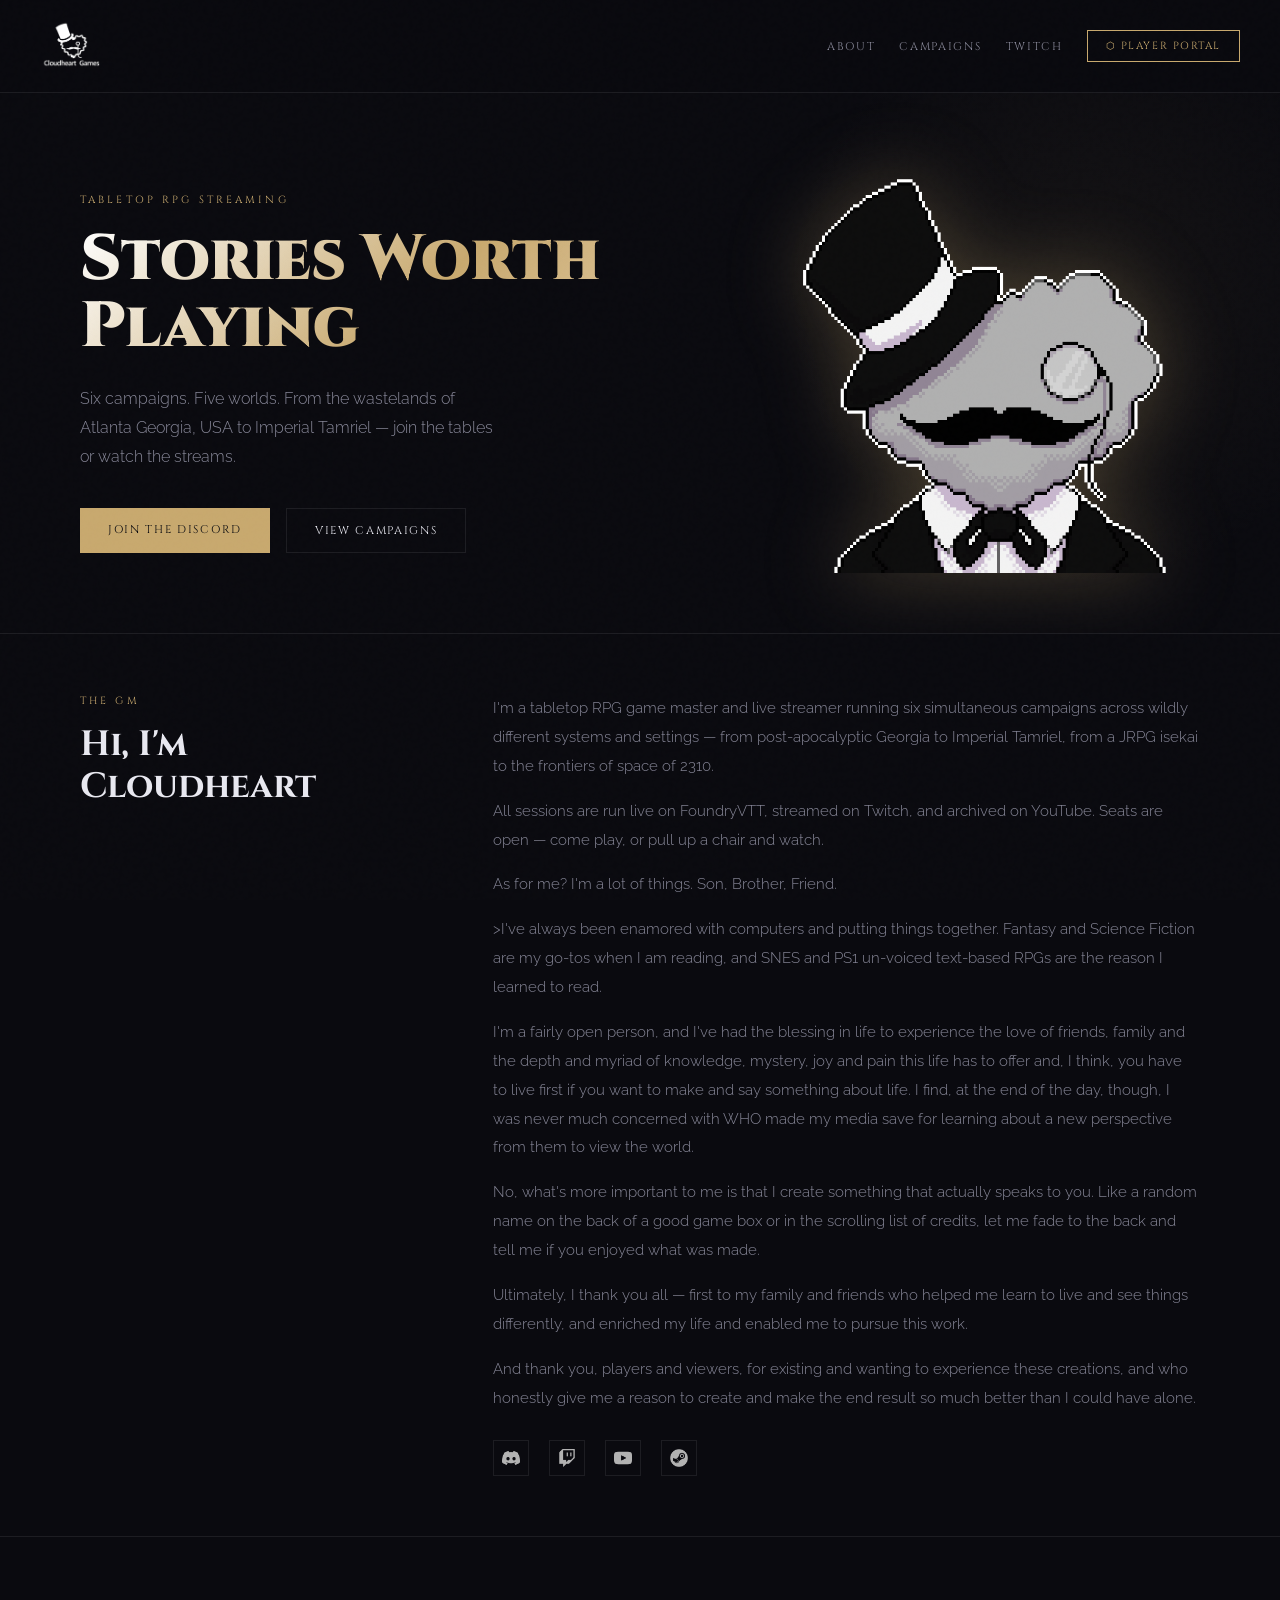
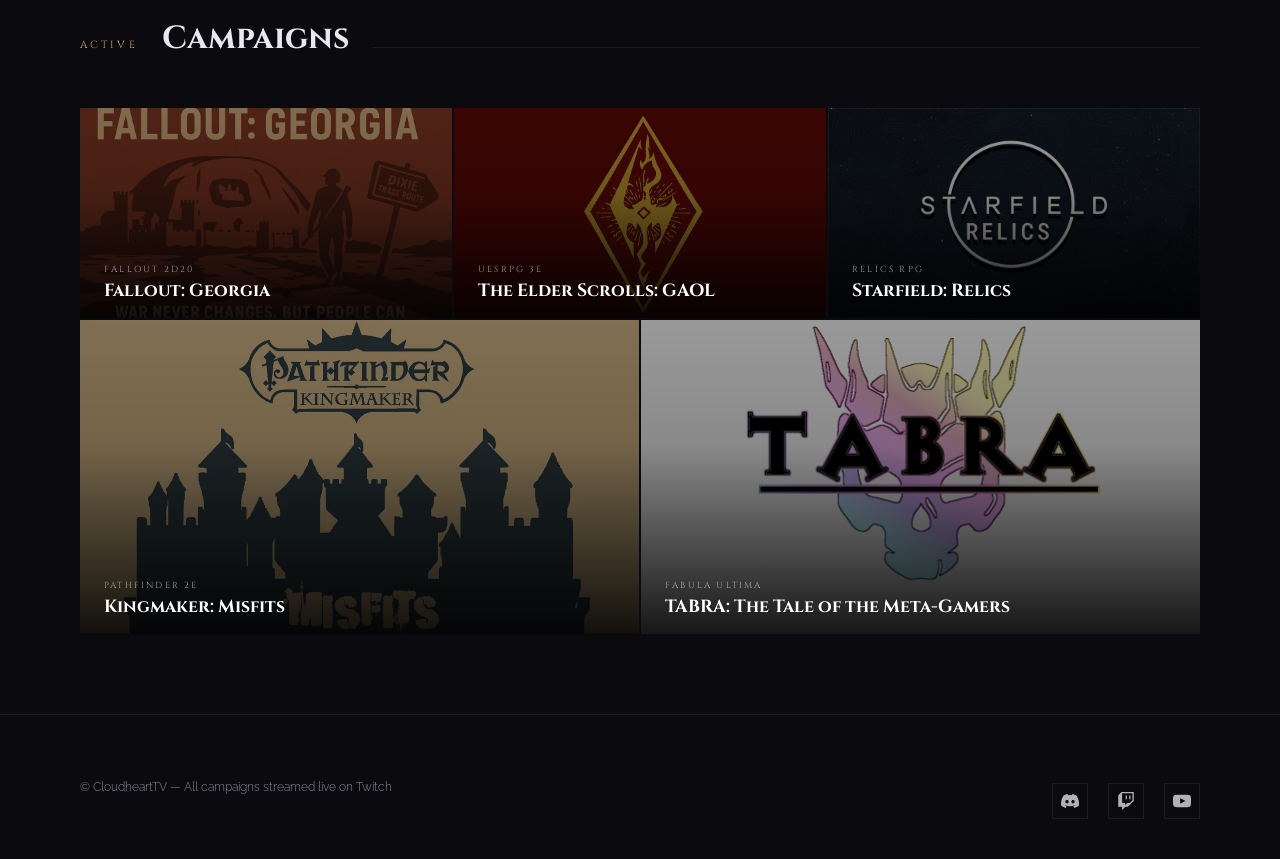
<file: index.html>
<!DOCTYPE html>
<html lang="en">
<head>
  <meta charset="UTF-8" />
  <meta name="viewport" content="width=device-width, initial-scale=1.0"/>
  <title>CloudheartTV — Campaign Hub</title>
  <link rel="shortcut icon" href="favicon.ico" type="image/x-icon" />
  <link rel="preconnect" href="https://fonts.googleapis.com">
  <link href="https://fonts.googleapis.com/css2?family=Cinzel:wght@400;700;900&family=Raleway:wght@300;400;600&display=swap" rel="stylesheet">
  <style>
    *, *::before, *::after { box-sizing: border-box; margin: 0; padding: 0; }

    :root {
      --bg: #0a0a0f;
      --bg2: #111118;
      --surface: #16161f;
      --border: rgba(255,255,255,0.08);
      --text: #e8e8f0;
      --muted: #888899;
      --accent: #c8a96e;
      --font-display: 'Cinzel', serif;
      --font-body: 'Raleway', sans-serif;
    }

    html { scroll-behavior: smooth; }

    body {
      font-family: var(--font-body);
      background-color: var(--bg);
      color: var(--text);
      min-height: 100vh;
      overflow-x: hidden;
    }

    /* ─── NOISE OVERLAY ─── */
    body::before {
      content: '';
      position: fixed; inset: 0;
      background-image: url("data:image/svg+xml,%3Csvg viewBox='0 0 200 200' xmlns='http://www.w3.org/2000/svg'%3E%3Cfilter id='n'%3E%3CfeTurbulence type='fractalNoise' baseFrequency='0.9' numOctaves='4' stitchTiles='stitch'/%3E%3C/filter%3E%3Crect width='100%25' height='100%25' filter='url(%23n)' opacity='0.035'/%3E%3C/svg%3E");
      pointer-events: none; z-index: 9999; opacity: 0.4;
    }

    /* ─── HEADER ─── */
    header {
      display: flex;
      align-items: center;
      justify-content: space-between;
      padding: 20px 40px;
      border-bottom: 1px solid var(--border);
      position: sticky; top: 0;
      background: rgba(10,10,15,0.92);
      backdrop-filter: blur(12px);
      z-index: 100;
    }

    #logo { height: 48px; transition: transform 0.3s; }
    #logo:hover { transform: scale(1.05); }

    nav { display: flex; gap: 24px; align-items: center; }
    nav a {
      font-family: var(--font-display);
      font-size: 0.7rem;
      letter-spacing: 0.15em;
      text-transform: uppercase;
      color: var(--muted);
      text-decoration: none;
      transition: color 0.2s;
    }
    nav a:hover { color: var(--accent); }

    .portal-btn {
      font-family: var(--font-display);
      font-size: 0.65rem;
      letter-spacing: 0.15em;
      text-transform: uppercase;
      background: transparent;
      border: 1px solid var(--accent);
      color: var(--accent);
      padding: 8px 18px;
      cursor: pointer;
      transition: background 0.2s, color 0.2s;
    }
    .portal-btn:hover { background: var(--accent); color: var(--bg); }

    /* ─── HERO ─── */
    .hero {
      display: grid;
      grid-template-columns: 1fr 1fr;
      gap: 0;
      min-height: 520px;
      align-items: center;
      padding: 80px 80px 60px;
      border-bottom: 1px solid var(--border);
      position: relative;
      overflow: hidden;
    }

    .hero::after {
      content: '';
      position: absolute; right: -100px; top: -100px;
      width: 600px; height: 600px;
      background: radial-gradient(circle, rgba(200,169,110,0.06) 0%, transparent 70%);
      pointer-events: none;
    }

    .hero-text { z-index: 1; }
    .hero-eyebrow {
      font-family: var(--font-display);
      font-size: 0.65rem;
      letter-spacing: 0.3em;
      text-transform: uppercase;
      color: var(--accent);
      margin-bottom: 20px;
    }
    .hero-title {
      font-family: var(--font-display);
      font-size: clamp(2.5rem, 5vw, 4.5rem);
      font-weight: 900;
      line-height: 1.05;
      margin-bottom: 24px;
      background: linear-gradient(135deg, #fff 0%, var(--accent) 60%, #e0c8a0 100%);
      -webkit-background-clip: text;
      -webkit-text-fill-color: transparent;
      background-clip: text;
    }
    .hero-sub {
      font-size: 1rem;
      color: var(--muted);
      line-height: 1.8;
      max-width: 420px;
      font-weight: 300;
    }
    .hero-cta {
      margin-top: 36px;
      display: flex; gap: 16px; flex-wrap: wrap;
    }
    .btn-primary {
      font-family: var(--font-display);
      font-size: 0.7rem;
      letter-spacing: 0.15em;
      text-transform: uppercase;
      background: var(--accent);
      color: var(--bg);
      border: none;
      padding: 14px 28px;
      cursor: pointer;
      text-decoration: none;
      transition: opacity 0.2s, transform 0.2s;
      display: inline-block;
    }
    .btn-primary:hover { opacity: 0.85; transform: translateY(-1px); }
    .btn-secondary {
      font-family: var(--font-display);
      font-size: 0.7rem;
      letter-spacing: 0.15em;
      text-transform: uppercase;
      background: transparent;
      color: var(--text);
      border: 1px solid var(--border);
      padding: 14px 28px;
      cursor: pointer;
      text-decoration: none;
      transition: border-color 0.2s;
      display: inline-block;
    }
    .btn-secondary:hover { border-color: var(--accent); color: var(--accent); }

    .hero-avatar {
      display: flex;
      justify-content: flex-end;
      align-items: center;
      z-index: 1;
    }
    .hero-avatar img {
      max-height: 400px;
      max-width: 100%;
      object-fit: contain;
      filter: drop-shadow(0 0 40px rgba(200,169,110,0.3));
      animation: float 6s ease-in-out infinite;
    }
    @keyframes float {
      0%, 100% { transform: translateY(0); }
      50% { transform: translateY(-12px); }
    }

    /* ─── ABOUT STRIP ─── */
    .about-strip {
      padding: 60px 80px;
      border-bottom: 1px solid var(--border);
      display: grid;
      grid-template-columns: 1fr 2fr;
      gap: 60px;
      align-items: start;
    }
    .about-label {
      font-family: var(--font-display);
      font-size: 0.65rem;
      letter-spacing: 0.3em;
      text-transform: uppercase;
      color: var(--accent);
      margin-bottom: 16px;
    }
    .about-heading {
      font-family: var(--font-display);
      font-size: 2.2rem;
      font-weight: 700;
      line-height: 1.2;
    }
    .about-body {
      font-size: 0.95rem;
      line-height: 1.9;
      color: var(--muted);
      font-weight: 300;
    }
    .about-body p + p { margin-top: 16px; }
    .social-row {
      display: flex; gap: 20px; margin-top: 28px;
    }
    .social-row a {
      width: 36px; height: 36px;
      display: flex; align-items: center; justify-content: center;
      border: 1px solid var(--border);
      transition: border-color 0.2s, transform 0.2s;
    }
    .social-row a:hover { border-color: var(--accent); transform: translateY(-2px); }
    .social-row a img {
      width: 18px; height: 18px;
      filter: invert(1) brightness(0.7);
      transition: filter 0.2s;
    }
    .social-row a:hover img { filter: invert(1) brightness(1); }

    /* ─── CAMPAIGNS SECTION ─── */
    .campaigns-section { padding: 80px; }
    .section-header {
      display: flex;
      align-items: baseline;
      gap: 24px;
      margin-bottom: 48px;
    }
    .section-label {
      font-family: var(--font-display);
      font-size: 0.65rem;
      letter-spacing: 0.3em;
      text-transform: uppercase;
      color: var(--accent);
    }
    .section-title {
      font-family: var(--font-display);
      font-size: 2rem;
      font-weight: 700;
    }
    .section-line {
      flex: 1;
      height: 1px;
      background: var(--border);
    }

    /* ─── CAMPAIGN CARDS GRID ─── */
    .cards-grid {
      display: grid;
      grid-template-columns: repeat(3, 1fr);
      gap: 2px;
    }
    .cards-bottom-row {
      display: grid;
      grid-template-columns: repeat(2, 1fr);
      gap: 2px;
      margin-top: 2px;
    }

    .card {
      position: relative;
      overflow: hidden;
      aspect-ratio: 16/9;
      cursor: pointer;
      text-decoration: none;
      display: block;
      background: var(--surface);
    }

    .card-banner {
      width: 100%; height: 100%;
      object-fit: cover;
      transition: transform 0.5s ease, filter 0.4s ease;
      filter: brightness(0.6) saturate(0.8);
    }
    .card:hover .card-banner {
      transform: scale(1.06);
      filter: brightness(0.85) saturate(1.1);
    }

    .card-overlay {
      position: absolute; inset: 0;
      background: linear-gradient(to top, rgba(0,0,0,0.85) 0%, rgba(0,0,0,0.1) 60%, transparent 100%);
      transition: background 0.3s;
    }
    .card:hover .card-overlay {
      background: linear-gradient(to top, rgba(0,0,0,0.7) 0%, rgba(0,0,0,0.15) 50%, transparent 100%);
    }

    .card-accent-line {
      position: absolute;
      bottom: 0; left: 0; right: 0;
      height: 3px;
      transform: scaleX(0);
      transform-origin: left;
      transition: transform 0.4s ease;
    }
    .card:hover .card-accent-line { transform: scaleX(1); }

    .card-content {
      position: absolute;
      bottom: 0; left: 0; right: 0;
      padding: 24px;
      transform: translateY(8px);
      transition: transform 0.3s;
    }
    .card:hover .card-content { transform: translateY(0); }

    .card-eyebrow {
      font-family: var(--font-display);
      font-size: 0.55rem;
      letter-spacing: 0.25em;
      text-transform: uppercase;
      color: rgba(255,255,255,0.6);
      margin-bottom: 6px;
    }
    .card-title {
      font-family: var(--font-display);
      font-size: 1.1rem;
      font-weight: 700;
      line-height: 1.2;
      color: #fff;
    }
    .card-arrow {
      position: absolute;
      top: 24px; right: 24px;
      width: 36px; height: 36px;
      border: 1px solid rgba(255,255,255,0.3);
      display: flex; align-items: center; justify-content: center;
      opacity: 0;
      transition: opacity 0.3s, border-color 0.3s;
    }
    .card:hover .card-arrow { opacity: 1; }
    .card-arrow svg { width: 14px; height: 14px; }

    .card-fog  .card-accent-line { background: #c45c2a; }
    .card-fog  .card-arrow       { border-color: #c45c2a; }
    .card-esg  .card-accent-line { background: #d4a017; }
    .card-esg  .card-arrow       { border-color: #d4a017; }
    .card-sg   .card-accent-line { background: #4a9edd; }
    .card-sg   .card-arrow       { border-color: #4a9edd; }
    .card-km   .card-accent-line { background: #4a7ab5; }
    .card-km   .card-arrow       { border-color: #4a7ab5; }
    .card-tabra .card-accent-line { background: #ff6eb4; }
    .card-tabra .card-arrow      { border-color: #ff6eb4; }

    /* ─── PORTAL MODAL ─── */
    .modal-backdrop {
      position: fixed; inset: 0;
      background: rgba(0,0,0,0.85);
      backdrop-filter: blur(8px);
      z-index: 500;
      display: none;
      align-items: center;
      justify-content: center;
    }
    .modal-backdrop.active { display: flex; }

    .modal {
      background: var(--surface);
      border: 1px solid var(--border);
      padding: 48px;
      width: min(480px, 90vw);
      position: relative;
      animation: slideUp 0.3s ease;
    }
    @keyframes slideUp {
      from { opacity: 0; transform: translateY(20px); }
      to   { opacity: 1; transform: translateY(0); }
    }

    .modal-close {
      position: absolute; top: 20px; right: 20px;
      background: none; border: none; color: var(--muted);
      font-size: 1.5rem; cursor: pointer; line-height: 1;
      transition: color 0.2s;
    }
    .modal-close:hover { color: var(--text); }

    .modal-eyebrow {
      font-family: var(--font-display);
      font-size: 0.6rem;
      letter-spacing: 0.3em;
      text-transform: uppercase;
      color: var(--accent);
      margin-bottom: 12px;
    }
    .modal-title {
      font-family: var(--font-display);
      font-size: 1.6rem;
      font-weight: 700;
      margin-bottom: 8px;
    }
    .modal-desc {
      font-size: 0.85rem;
      color: var(--muted);
      margin-bottom: 32px;
      line-height: 1.7;
    }

    .modal-input-wrap { position: relative; margin-bottom: 16px; }
    .modal-input {
      width: 100%;
      background: rgba(255,255,255,0.04);
      border: 1px solid var(--border);
      color: var(--text);
      font-family: var(--font-body);
      font-size: 0.9rem;
      padding: 14px 48px 14px 16px;
      outline: none;
      transition: border-color 0.2s;
      letter-spacing: 0.1em;
    }
    .modal-input:focus { border-color: var(--accent); }
    .modal-input::placeholder { color: var(--muted); letter-spacing: 0; }

    .modal-toggle {
      position: absolute; right: 14px; top: 50%; transform: translateY(-50%);
      background: none; border: none; color: var(--muted); cursor: pointer;
      padding: 4px; transition: color 0.2s;
    }
    .modal-toggle:hover { color: var(--text); }

    .modal-submit {
      width: 100%;
      font-family: var(--font-display);
      font-size: 0.7rem;
      letter-spacing: 0.15em;
      text-transform: uppercase;
      background: var(--accent);
      color: var(--bg);
      border: none;
      padding: 16px;
      cursor: pointer;
      transition: opacity 0.2s;
    }
    .modal-submit:hover { opacity: 0.85; }

    .modal-error {
      font-size: 0.8rem;
      color: #e06060;
      margin-top: 10px;
      min-height: 20px;
      letter-spacing: 0.02em;
    }

    /* Portal content */
    .portal-content {
      display: none;
      padding: 80px;
      border-top: 1px solid var(--border);
    }
    .portal-content.active { display: block; }

    .now-airing-grid {
      display: grid;
      grid-template-columns: repeat(auto-fill, minmax(280px, 1fr));
      gap: 24px;
      margin-top: 40px;
    }

    .status-card {
      border: 1px solid var(--border);
      padding: 24px;
      text-align: center;
      transition: border-color 0.3s;
    }
    .status-card.online  { border-color: #2a6e3f; background: rgba(42,110,63,0.08); }
    .status-card.offline { border-color: rgba(255,255,255,0.04); }
    .status-card img.status-img { width: 100%; aspect-ratio: 16/9; object-fit: cover; margin-bottom: 16px; }
    .status-indicator {
      display: inline-flex; align-items: center; gap: 8px;
      font-family: var(--font-display); font-size: 0.6rem;
      letter-spacing: 0.2em; text-transform: uppercase;
    }
    .status-dot {
      width: 8px; height: 8px; border-radius: 50%;
      background: var(--muted);
    }
    .online .status-dot {
      background: #4cde80;
      box-shadow: 0 0 8px #4cde80;
      animation: pulse 2s infinite;
    }
    @keyframes pulse {
      0%, 100% { opacity: 1; } 50% { opacity: 0.4; }
    }
    .online .status-indicator { color: #4cde80; }

    /* ─── FOOTER ─── */
    footer {
      padding: 40px 80px;
      border-top: 1px solid var(--border);
      display: flex;
      justify-content: space-between;
      align-items: center;
    }
    .footer-copy {
      font-size: 0.75rem;
      color: var(--muted);
      font-weight: 300;
    }

    /* ─── RESPONSIVE ─── */
    @media (max-width: 900px) {
      header { padding: 16px 24px; }
      nav { display: none; }
      .hero, .about-strip, .campaigns-section, .portal-content, footer { padding: 40px 24px; }
      .hero { grid-template-columns: 1fr; min-height: auto; }
      .hero-avatar { justify-content: center; margin-top: 32px; }
      .hero-avatar img { max-height: 260px; }
      .about-strip { grid-template-columns: 1fr; gap: 24px; }
      .cards-grid { grid-template-columns: 1fr 1fr; }
    }
    @media (max-width: 600px) {
      .cards-grid, .cards-bottom-row { grid-template-columns: 1fr; }
    }
  </style>
</head>
<body>

  <!-- ─── HEADER ─── -->
  <header>
    <a href="index.html">
      <img id="logo" src="creator_logo.png" style="filter: invert(100%);" alt="CloudheartTV">
    </a>
    <nav>
      <a href="#about">About</a>
      <a href="#campaigns">Campaigns</a>
      <a href="https://www.twitch.tv/CloudheartTV" target="_blank">Twitch</a>
      <button class="portal-btn" id="portalNavBtn">⬡ Player Portal</button>
    </nav>
  </header>

  <!-- ─── HERO ─── -->
  <section class="hero">
    <div class="hero-text">
      <p class="hero-eyebrow">Tabletop RPG Streaming</p>
      <h1 class="hero-title">Stories Worth<br>Playing</h1>
      <p class="hero-sub">Six campaigns. Five worlds. From the wastelands of Atlanta Georgia, USA to Imperial Tamriel — join the tables or watch the streams.</p>
      <div class="hero-cta">
        <a href="https://discord.gg/PM93XNFh7W" target="_blank" class="btn-primary">Join the Discord</a>
        <a href="#campaigns" class="btn-secondary">View Campaigns</a>
      </div>
    </div>
    <div class="hero-avatar">
      <img src="PNGTuberCloudheart.png" alt="Cloudheart">
    </div>
  </section>

  <!-- ─── ABOUT ─── -->
  <section class="about-strip" id="about">
    <div>
      <p class="about-label">The GM</p>
      <h2 class="about-heading">Hi, I'm<br>Cloudheart</h2>
    </div>
    <div>
      <div class="about-body">
        <p>I'm a tabletop RPG game master and live streamer running six simultaneous campaigns across wildly different systems and settings — from post-apocalyptic Georgia to Imperial Tamriel, from a JRPG isekai to the frontiers of space of 2310.</p>
        <p>All sessions are run live on FoundryVTT, streamed on Twitch, and archived on YouTube. Seats are open — come play, or pull up a chair and watch.</p>
        <p>As for me? I'm a lot of things. Son, Brother, Friend.</p> 
		<p>>I've always been enamored with computers and putting things together. Fantasy and Science Fiction are my go-tos when I am reading, and SNES and PS1 un-voiced text-based RPGs are the reason I learned to read.</p>
        <p>I'm a fairly open person, and I've had the blessing in life to experience the love of friends, family and the depth and myriad of knowledge, mystery, joy and pain this life has to offer and, I think, you have to live first if you want to make and say something about life. I find, at the end of the day, though, I was never much concerned with WHO made my media save for learning about a new perspective from them to view the world.</p>
        <p>No, what's more important to me is that I create something that actually speaks to you. Like a random name on the back of a good game box or in the scrolling list of credits, let me fade to the back and tell me if you enjoyed what was made.</p>
        <p>Ultimately, I thank you all — first to my family and friends who helped me learn to live and see things differently, and enriched my life and enabled me to pursue this work.</p>
        <p>And thank you, players and viewers, for existing and wanting to experience these creations, and who honestly give me a reason to create and make the end result so much better than I could have alone.</p>
      </div>
      <div class="social-row">
        <a href="https://discord.gg/PM93XNFh7W" target="_blank"><img src="discord_icon.png" alt="Discord"></a>
        <a href="https://www.twitch.tv/CloudheartTV" target="_blank"><img src="twitch_icon.png" alt="Twitch"></a>
        <a href="https://www.youtube.com/@CloudheartTV" target="_blank"><img src="youtube_icon.png" alt="YouTube"></a>
        <a href="https://steamcommunity.com/id/Cloudheart/" target="_blank"><img src="steam_icon.png" alt="Steam"></a>
      </div>
    </div>
  </section>

  <!-- ─── CAMPAIGNS ─── -->
  <section class="campaigns-section" id="campaigns">
    <div class="section-header">
      <span class="section-label">Active</span>
      <h2 class="section-title">Campaigns</h2>
      <div class="section-line"></div>
    </div>

    <div class="cards-grid">
      <a href="FoG/" class="card card-fog">
        <img class="card-banner" src="FoG/bannerimage.png" alt="Fallout: Georgia" onerror="this.style.display='none'">
        <div class="card-overlay"></div>
        <div class="card-accent-line"></div>
        <div class="card-content">
          <p class="card-eyebrow">Fallout 2d20</p>
          <h3 class="card-title">Fallout: Georgia</h3>
        </div>
        <div class="card-arrow">
          <svg viewBox="0 0 16 16" fill="none" stroke="#fff" stroke-width="1.5" stroke-linecap="round" stroke-linejoin="round">
            <path d="M3 8h10M9 4l4 4-4 4"/>
          </svg>
        </div>
      </a>

      <a href="ESG/" class="card card-esg">
        <img class="card-banner" src="ESG/bannerimage.png" alt="Elder Scrolls: GAOL" onerror="this.style.display='none'">
        <div class="card-overlay"></div>
        <div class="card-accent-line"></div>
        <div class="card-content">
          <p class="card-eyebrow">UESRPG 3e</p>
          <h3 class="card-title">The Elder Scrolls: GAOL</h3>
        </div>
        <div class="card-arrow">
          <svg viewBox="0 0 16 16" fill="none" stroke="#fff" stroke-width="1.5" stroke-linecap="round" stroke-linejoin="round">
            <path d="M3 8h10M9 4l4 4-4 4"/>
          </svg>
        </div>
      </a>

      <a href="SG/" class="card card-sg">
        <img class="card-banner" src="SG/bannerimage.png" alt="Starfield: Relics" onerror="this.style.display='none'">
        <div class="card-overlay"></div>
        <div class="card-accent-line"></div>
        <div class="card-content">
          <p class="card-eyebrow">Relics RPG</p>
          <h3 class="card-title">Starfield: Relics</h3>
        </div>
        <div class="card-arrow">
          <svg viewBox="0 0 16 16" fill="none" stroke="#fff" stroke-width="1.5" stroke-linecap="round" stroke-linejoin="round">
            <path d="M3 8h10M9 4l4 4-4 4"/>
          </svg>
        </div>
      </a>
    </div>

    <div class="cards-bottom-row">
      <a href="KM/" class="card card-km">
        <img class="card-banner" src="KM/bannerimage.png" alt="Kingmaker: Misfits" onerror="this.style.display='none'">
        <div class="card-overlay"></div>
        <div class="card-accent-line"></div>
        <div class="card-content">
          <p class="card-eyebrow">Pathfinder 2e</p>
          <h3 class="card-title">Kingmaker: Misfits</h3>
        </div>
        <div class="card-arrow">
          <svg viewBox="0 0 16 16" fill="none" stroke="#fff" stroke-width="1.5" stroke-linecap="round" stroke-linejoin="round">
            <path d="M3 8h10M9 4l4 4-4 4"/>
          </svg>
        </div>
      </a>

      <a href="TABRA/" class="card card-tabra">
        <img class="card-banner" src="TABRA/bannerimage.png" alt="TABRA" onerror="this.style.display='none'">
        <div class="card-overlay"></div>
        <div class="card-accent-line"></div>
        <div class="card-content">
          <p class="card-eyebrow">Fabula Ultima</p>
          <h3 class="card-title">TABRA: The Tale of the Meta-Gamers</h3>
        </div>
        <div class="card-arrow">
          <svg viewBox="0 0 16 16" fill="none" stroke="#fff" stroke-width="1.5" stroke-linecap="round" stroke-linejoin="round">
            <path d="M3 8h10M9 4l4 4-4 4"/>
          </svg>
        </div>
      </a>
    </div>
  </section>

  <!-- ─── PLAYER PORTAL (locked) ─── -->
  <section class="portal-content" id="playerPortal">
    <div class="section-header">
      <span class="section-label">Stream Crew</span>
      <h2 class="section-title">Player Portal</h2>
      <div class="section-line"></div>
    </div>
    <p style="color:var(--muted); font-size:0.9rem; max-width:560px; line-height:1.8;">Welcome, crew. The active server status and session links are below. The portal password rotates — check your crew Discord for the latest.</p>
    <div class="now-airing-grid" id="portalServerGrid"></div>
  </section>

  <!-- ─── FOOTER ─── -->
  <footer>
    <p class="footer-copy">© CloudheartTV — All campaigns streamed live on Twitch</p>
    <div class="social-row">
      <a href="https://discord.gg/PM93XNFh7W" target="_blank"><img src="discord_icon.png" alt="Discord"></a>
      <a href="https://www.twitch.tv/CloudheartTV" target="_blank"><img src="twitch_icon.png" alt="Twitch"></a>
      <a href="https://www.youtube.com/@CloudheartTV" target="_blank"><img src="youtube_icon.png" alt="YouTube"></a>
    </div>
  </footer>

  <!-- ─── PLAYER PORTAL MODAL ─── -->
  <div class="modal-backdrop" id="portalModal">
    <div class="modal">
      <button class="modal-close" id="portalClose">×</button>
      <p class="modal-eyebrow">Stream Crew Only</p>
      <h2 class="modal-title">Player Portal</h2>
      <p class="modal-desc">Enter the crew password to access live server status and session connection links.</p>
      <div class="modal-input-wrap">
        <input class="modal-input" id="portalPassword" type="password" placeholder="Enter crew password…" autocomplete="off">
        <button class="modal-toggle" id="togglePw" title="Show/hide password">
          <svg width="18" height="18" fill="none" stroke="currentColor" stroke-width="2" viewBox="0 0 24 24">
            <path d="M1 12s4-8 11-8 11 8 11 8-4 8-11 8-11-8-11-8z"/><circle cx="12" cy="12" r="3"/>
          </svg>
        </button>
      </div>
      <button class="modal-submit" id="portalSubmit">Enter Portal</button>
      <p class="modal-error" id="portalError"></p>
    </div>
  </div>

  <script>
    // ─── PASSWORD CONFIG ─────────────────────────────────────────────────────
    // To rotate: change this string, commit, share the new password with crew.
    const PORTAL_PASSWORD = "streamcrew2025";
    // ─────────────────────────────────────────────────────────────────────────

    const servers = [
      { key: 'fallout',       label: 'Fallout: Georgia',    img: 'online_fallout.png'       },
      { key: 'kingmaker',     label: 'Kingmaker: Misfits',  img: 'online_kingmaker.png'     },
      { key: 'starfield',     label: 'Starfield: Relics',  img: 'online_starfield.png'     },
      { key: 'tabra',         label: 'TABRA',               img: 'online_tabra.png'         },
      { key: 'elder-scrolls', label: 'Elder Scrolls: GAOL', img: 'online_elder-scrolls.png' },
    ];

    const modal          = document.getElementById('portalModal');
    const portalNavBtn   = document.getElementById('portalNavBtn');
    const portalClose    = document.getElementById('portalClose');
    const portalSubmit   = document.getElementById('portalSubmit');
    const portalError    = document.getElementById('portalError');
    const portalPassword = document.getElementById('portalPassword');
    const portalSection  = document.getElementById('playerPortal');
    const togglePw       = document.getElementById('togglePw');

    if (sessionStorage.getItem('portalUnlocked') === '1') {
      portalSection.classList.add('active');
      loadServerStatus();
    }

    portalNavBtn.addEventListener('click', () => {
      if (sessionStorage.getItem('portalUnlocked') === '1') {
        portalSection.scrollIntoView({ behavior: 'smooth' });
      } else {
        modal.classList.add('active');
        setTimeout(() => portalPassword.focus(), 100);
      }
    });

    portalClose.addEventListener('click', () => {
      modal.classList.remove('active');
      portalError.textContent = '';
      portalPassword.value = '';
    });

    modal.addEventListener('click', e => { if (e.target === modal) portalClose.click(); });

    togglePw.addEventListener('click', () => {
      portalPassword.type = portalPassword.type === 'password' ? 'text' : 'password';
    });

    portalPassword.addEventListener('keydown', e => {
      if (e.key === 'Enter') portalSubmit.click();
    });

    portalSubmit.addEventListener('click', () => {
      if (portalPassword.value === PORTAL_PASSWORD) {
        sessionStorage.setItem('portalUnlocked', '1');
        modal.classList.remove('active');
        portalSection.classList.add('active');
        portalSection.scrollIntoView({ behavior: 'smooth' });
        loadServerStatus();
      } else {
        portalError.textContent = 'Incorrect password. Check your crew Discord.';
        portalPassword.value = '';
        portalPassword.focus();
      }
    });

    // ─── SERVER STATUS ────────────────────────────────────────────────────────
    async function loadServerStatus() {
      const grid = document.getElementById('portalServerGrid');
      if (grid.childElementCount > 0) return; // already loaded

      let worldName = '';
      try {
        const r = await fetch('https://cloudheartfoundry.duckdns.org/api/status', { headers: { Accept: 'application/json' } });
        if (r.ok) {
          const j = await r.json();
          worldName = (j.world || '').toLowerCase();
        }
        // non-ok response: worldName stays '' → all offline
      } catch (e) {
        // network error / CORS / server down: worldName stays '' → all offline
      }

      servers.forEach(s => {
        // Empty worldName must never match — guards against '' matching every includes()
        const isOnline = worldName.length > 0 && worldName.includes(s.key);
        const card = document.createElement('div');
        card.className = `status-card ${isOnline ? 'online' : 'offline'}`;
        card.innerHTML = `
          <img class="status-img" src="${isOnline ? s.img : s.img.replace('online_', 'offline_')}" alt="${s.label}" onerror="this.style.display='none'">
          <div class="status-indicator">
            <span class="status-dot"></span>
            <span>${isOnline ? 'ONLINE' : 'OFFLINE'}</span>
          </div>
          <p style="margin-top:10px; font-family:var(--font-display); font-size:0.85rem;">${s.label}</p>
          ${isOnline ? `<a href="https://cloudheartfoundry.duckdns.org/" target="_blank" class="btn-primary" style="margin-top:16px; display:inline-block; font-size:0.65rem;">Connect &#8594;</a>` : ''}
        `;
        grid.appendChild(card);
      });
    }
  </script>
</body>
</html>
</file>
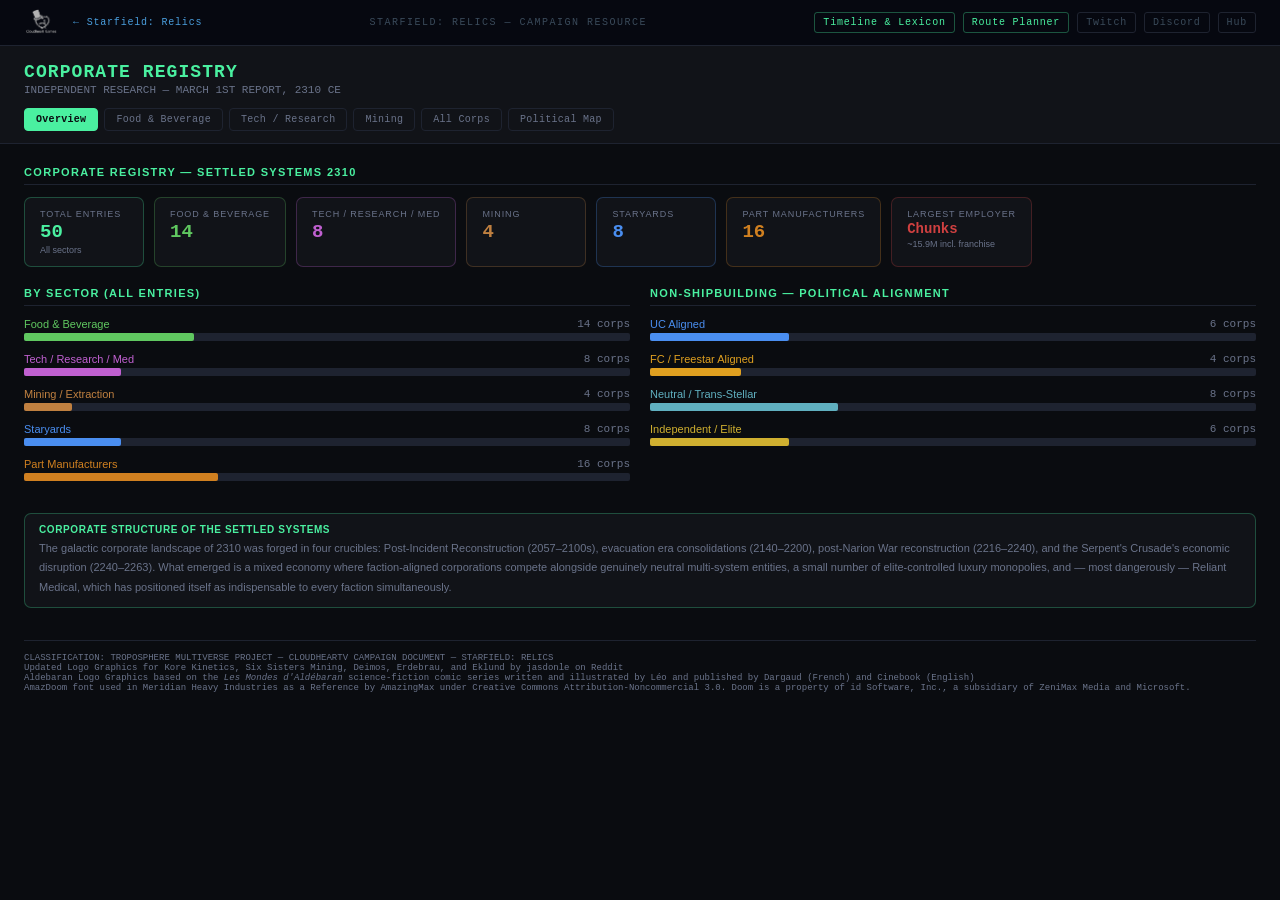
<file: SG/corps/index.html>
<!DOCTYPE html>
<html lang="en">
<head>
<meta charset="utf-8">
<title>Starfield: Genesys — Corporate Registry 2310</title>
<style>
#site-nav{display:flex;align-items:center;justify-content:space-between;padding:8px 24px;background:#060810;border-bottom:1px solid #1e2330;position:sticky;top:0;z-index:500;gap:12px;}
#site-nav .nav-logo{height:26px;filter:invert(1) brightness(0.7);flex-shrink:0;}
#site-nav .nav-back{font-family:'Courier New',monospace;font-size:10px;letter-spacing:0.08em;color:#4a9edd;text-decoration:none;display:flex;align-items:center;gap:6px;transition:color 0.2s;flex-shrink:0;}
#site-nav .nav-back:hover{color:#8acfff;}
#site-nav .nav-center{flex:1;text-align:center;font-family:'Courier New',monospace;font-size:10px;letter-spacing:0.15em;color:#3a4a5a;text-transform:uppercase;}
#site-nav .nav-right{display:flex;align-items:center;gap:8px;flex-shrink:0;}
#site-nav .nav-ext{font-family:'Courier New',monospace;font-size:10px;letter-spacing:0.08em;color:#3a4a5a;text-decoration:none;padding:4px 8px;border:1px solid #1e2330;border-radius:3px;transition:color 0.2s,border-color 0.2s;}
#site-nav .nav-ext:hover{color:#4a9edd;border-color:#4a9edd;}
#site-nav .nav-ext.sibling{color:#4af0a0;border-color:#4af0a055;}
#site-nav .nav-ext.sibling:hover{border-color:#4af0a0;}
/* Logo and status badge classes */
.logo-cell{width:180px;min-width:180px;max-width:180px;text-align:center;vertical-align:middle !important;padding:8px 12px;background:rgba(255,255,255,0.03);}
.logo-cell img{max-width:160px;max-height:80px;width:auto;height:auto;object-fit:contain;display:block;margin:0 auto;filter:brightness(1.6) drop-shadow(0 0 2px rgba(255,255,255,0.15));opacity:0.92;transition:filter 0.15s,opacity 0.15s;}
.logo-cell img:hover{filter:brightness(2) drop-shadow(0 0 4px rgba(255,255,255,0.3));opacity:1;}
.detail-logo{max-width:200px;max-height:96px;width:auto;height:auto;object-fit:contain;margin-right:14px;flex-shrink:0;filter:brightness(1.6) drop-shadow(0 0 3px rgba(255,255,255,0.2));opacity:0.92;}
.status-badge{font-size:10px;font-weight:700;padding:2px 8px;border-radius:3px;display:inline-block;}
.dying{color:#e05050;background:#e0505022;border:1px solid #e0505055;}
.defunct{color:#808080;background:#80808022;border:1px solid #80808055;}
.active-badge{color:#4af0a0;background:#4af0a022;border:1px solid #4af0a055;}
/* Inline expansion row */
tr.detail-row td{padding:0;border-bottom:2px solid #1e2330;}
tr.detail-row .detail{margin:0;border-radius:0;border-left:none;border-right:none;}
.detail{background:#111318;border-radius:8px;padding:16px 20px;border:1px solid #1e2330;position:relative;}
.detail-header{display:flex;align-items:flex-start;gap:10px;margin-bottom:10px;flex-wrap:wrap;padding-right:80px;}
.detail-name{font-size:15px;font-weight:700;flex:1;}
.detail-meta{display:grid;grid-template-columns:repeat(auto-fill,minmax(180px,1fr));gap:8px;margin-bottom:10px;}
.detail-meta-item .key{color:#6a738a;font-size:9px;text-transform:uppercase;letter-spacing:0.08em;}
.detail-meta-item .val{color:#c8d0e0;font-size:11px;margin-top:2px;}
.detail-section-label{color:#6a738a;font-size:9px;text-transform:uppercase;letter-spacing:0.08em;margin-bottom:3px;}
.detail-text{color:#c8d0e0;font-size:11px;line-height:1.75;margin-bottom:10px;}
.detail-note{border-top:1px solid #1e2330;padding-top:9px;margin-top:2px;color:#f0a04a;font-size:11px;line-height:1.75;}
.detail-subs{margin-top:8px;display:flex;gap:5px;flex-wrap:wrap;align-items:center;}
.detail-subs-label{color:#6a738a;font-size:10px;}
.detail-close{position:absolute;top:10px;right:10px;background:transparent;border:1px solid #3a4055;border-radius:4px;color:#6a738a;padding:3px 9px;font-size:10px;cursor:pointer;font-family:'Courier New',monospace;letter-spacing:0.06em;transition:color 0.15s,border-color 0.15s;}
.detail-close:hover{color:#c8d0e0;border-color:#6a738a;}
</style>
<style>
*{box-sizing:border-box;margin:0;padding:0;}
body{background:#0a0c10;color:#c8d0e0;font-family:'Segoe UI','Inter',Arial,sans-serif;font-size:13px;min-height:100vh;}
::-webkit-scrollbar{width:5px;height:5px;}
::-webkit-scrollbar-track{background:#111318;}
::-webkit-scrollbar-thumb{background:#2a3045;border-radius:3px;}
button{font-family:inherit;cursor:pointer;}
input{font-family:inherit;}
a{color:inherit;text-decoration:none;}

/* Layout */
#header{background:#111318;border-bottom:1px solid #1e2330;padding:16px 24px 12px;}
#header-title{font-family:'Courier New',monospace;font-size:18px;font-weight:700;color:#4af0a0;letter-spacing:0.06em;}
#header-sub{color:#6a738a;font-size:11px;font-family:'Courier New',monospace;margin-top:2px;}
#tab-bar{display:flex;gap:6px;flex-wrap:wrap;margin-top:12px;}
#content{padding:22px 24px 40px;}
#footer{margin:32px 0 0;padding:12px 0 0;border-top:1px solid #1e2330;color:#6a738a;font-size:9px;font-family:'Courier New',monospace;}

/* Tabs */
.tab-btn{background:transparent;color:#6a738a;border:1px solid #1e2330;border-radius:4px;padding:5px 11px;font-size:10px;font-family:'Courier New',monospace;font-weight:400;letter-spacing:0.03em;transition:all 0.15s;}
.tab-btn:hover{color:#c8d0e0;border-color:#3a4055;}
.tab-btn.active{font-weight:700;}

/* Section heading */
.sh{font-size:11px;font-weight:700;letter-spacing:0.12em;text-transform:uppercase;margin-bottom:12px;padding-bottom:6px;border-bottom:1px solid #1e2330;color:#4af0a0;}

/* Stat cards */
.stat-row{display:flex;gap:10px;flex-wrap:wrap;margin-bottom:20px;}
.stat-card{background:#111318;border-radius:7px;padding:11px 15px;min-width:120px;}
.stat-label{color:#6a738a;font-size:9px;letter-spacing:0.1em;text-transform:uppercase;margin-bottom:2px;}
.stat-value{font-family:'Courier New',monospace;font-size:19px;font-weight:700;}
.stat-sub{color:#6a738a;font-size:9px;margin-top:2px;}

/* Pills */
.pill{display:inline-block;border-radius:3px;padding:2px 7px;font-size:10px;font-weight:600;white-space:nowrap;}

/* Tables */
table{width:100%;border-collapse:collapse;}
th{padding:7px 10px;text-align:left;color:#6a738a;font-weight:600;font-size:10px;letter-spacing:0.08em;text-transform:uppercase;border-bottom:1px solid #1e2330;}
td{padding:7px 10px;border-bottom:1px solid #1e2330;vertical-align:top;font-size:12px;}
tr.clickable{cursor:pointer;}
tr.clickable:hover td{background:#1a1d28;}
tr.even td{background:#111318;}
tr.odd td{background:#0a0c10;}
tr.selected td{background:#1e2330;}

/* Detail panel */
.detail{background:#111318;border-radius:8px;padding:16px 20px;margin-bottom:14px;}
.detail-header{display:flex;align-items:flex-start;gap:10px;margin-bottom:10px;flex-wrap:wrap;}
.detail-name{font-size:15px;font-weight:700;flex:1;}
.detail-meta{display:grid;grid-template-columns:repeat(auto-fill,minmax(180px,1fr));gap:8px;margin-bottom:10px;}
.detail-meta-item .key{color:#6a738a;font-size:9px;text-transform:uppercase;letter-spacing:0.08em;}
.detail-meta-item .val{color:#c8d0e0;font-size:11px;margin-top:2px;}
.detail-section-label{color:#6a738a;font-size:9px;text-transform:uppercase;letter-spacing:0.08em;margin-bottom:3px;}
.detail-text{color:#c8d0e0;font-size:11px;line-height:1.75;margin-bottom:10px;}
.detail-note{border-top:1px solid #1e2330;padding-top:9px;margin-top:2px;color:#f0a04a;font-size:11px;line-height:1.75;}
.detail-subs{margin-top:8px;display:flex;gap:5px;flex-wrap:wrap;align-items:center;}
.detail-subs-label{color:#6a738a;font-size:10px;}

/* Note boxes */
.note-box{background:#111318;border-radius:7px;padding:10px 14px;margin-top:10px;}
.note-box .note-title{font-size:10px;font-weight:700;letter-spacing:0.06em;text-transform:uppercase;margin-bottom:4px;}
.note-box .note-body{color:#6a738a;font-size:11px;line-height:1.75;}

/* Filter bar */
.filter-bar{display:flex;gap:8px;margin-bottom:12px;flex-wrap:wrap;}
.filter-bar input{background:#111318;border:1px solid #1e2330;border-radius:4px;padding:6px 10px;color:#c8d0e0;font-size:12px;flex:1;min-width:200px;outline:none;}
.filter-bar input:focus{border-color:#4af0a0;}
.filter-btn{background:transparent;color:#6a738a;border:1px solid #1e2330;border-radius:4px;padding:5px 10px;font-size:10px;}
.filter-btn.active{border-color:#f0a04a;color:#f0a04a;background:#f0a04a22;}

/* Corp button grid */
.corp-btn-grid{display:flex;gap:5px;flex-wrap:wrap;margin-bottom:12px;}
.corp-btn{background:transparent;border:1px solid #1e2330;border-radius:4px;padding:4px 9px;font-size:10px;font-family:'Courier New',monospace;color:#6a738a;}
.corp-btn:hover{border-color:#3a4055;color:#c8d0e0;}
.corp-btn.active{font-weight:700;}

/* Bar charts (CSS only) */
.bar-chart{display:flex;flex-direction:column;gap:8px;margin-top:8px;}
.bar-row{display:flex;align-items:center;gap:8px;}
.bar-label{color:#c8d0e0;font-size:11px;min-width:180px;flex-shrink:0;}
.bar-track{flex:1;background:#1e2330;border-radius:2px;height:8px;}
.bar-fill{height:8px;border-radius:2px;}
.bar-value{color:#6a738a;font-size:11px;font-family:'Courier New',monospace;min-width:40px;text-align:right;}

/* Alignment bars */
.align-row{margin-bottom:12px;}
.align-header{display:flex;justify-content:space-between;margin-bottom:3px;}
.align-name{font-size:11px;}
.align-count{font-size:11px;font-family:'Courier New',monospace;}

/* Geo table */
.geo-label{font-size:12px;}
.geo-corps{font-size:10px;color:#6a738a;}

/* Grid layouts */
.two-col{display:grid;grid-template-columns:1fr 1fr;gap:20px;margin-bottom:20px;}
@media(max-width:700px){.two-col{grid-template-columns:1fr;}}

/* Hidden */
.hidden{display:none;}
</style>
</head>
<body>

<nav id="site-nav">
  <a href="../../index.html"><img class="nav-logo" src="../../creator_logo.png" alt="CloudheartTV"></a>
  <a href="../index.html" class="nav-back">← Starfield: Relics</a>
  <div class="nav-center">Starfield: Relics — Campaign Resource</div>
  <div class="nav-right">
    <a href="../timeline/index.html" class="nav-ext sibling">Timeline &amp; Lexicon</a>
    <a href="../routeplanner/index.html" class="nav-ext sibling">Route Planner</a>
    <a href="https://www.twitch.tv/CloudheartTV" target="_blank" class="nav-ext">Twitch</a>
    <a href="https://discord.gg/PM93XNFh7W" target="_blank" class="nav-ext">Discord</a>
    <a href="../../index.html" class="nav-ext">Hub</a>
  </div>
</nav>

<div id="header">
  <div id="header-title">CORPORATE REGISTRY</div>
  <div id="header-sub">INDEPENDENT RESEARCH — MARCH 1ST REPORT, 2310 CE</div>
  <div id="tab-bar">
    <button class="tab-btn active" data-tab="overview" style="color:#0a0c10;background:#4af0a0;border-color:#4af0a0;">Overview</button>
    <button class="tab-btn" data-tab="food">Food &amp; Beverage</button>
    <button class="tab-btn" data-tab="tech">Tech / Research</button>
    <button class="tab-btn" data-tab="mining">Mining</button>
    <button class="tab-btn" data-tab="all">All Corps</button>
    <button class="tab-btn" data-tab="geo">Political Map</button>
  </div>
</div>

<div id="content"></div>

<script>
// ── DATA ─────────────────────────────────────────────────────────────────────

const FOOD = [
  {name:"Advanced Nutrition",color:"#50d060",sector:"Food",hq:"Multiple agrarian worlds, UC Space (admin: Jemison)",founded:"2166",alignment:"UC",employees:"~2.1M",
   history:"The great consolidation of Earth's food industrial complex — Kraft Heinz, Kellanova, Cargill, and Nestlé merged during the evacuation era into Advanced Nutrition. Born of necessity: evacuating hundreds of millions required food that functioned in zero-gravity, indefinite storage, and minimal preparation environments.",
   products:"50-calorie formfactor tins (the iconic AN tins), meal packs, milk-carton drink packs covering water to orange juice to alcohol variants. Sold in every UC settlement. The tins stack perfectly and are the most efficient caloric delivery system ever engineered.",
   note:"'Eating tin' is working-class slang for poverty dining. Advanced Nutrition has spent considerable marketing budget trying to rebrand their products as 'precision nutrition.' So far unsuccessfully.",
   subs:["AN Tins","PrecisionPak","VitaDrink","Cargill Agricultural (legacy)"]},
  {name:"Boom Pop!",color:"#e04080",sector:"Food / Beverage",hq:"Multiple — localized production on every settled planet",founded:"2148",alignment:"Neutral",employees:"~3.4M",
   history:"PepsiCo and Coca-Cola Corporation — two companies in mortal competition for two centuries — merged during the evacuation. Their key insight: logistics, not product, was the competitive moat in a multi-system civilization. Established localized production on every settled planet rather than centralized manufacturing.",
   products:"Full beverage portfolio across every category. Boom Pop! is the only company with genuine everywhere presence. The logistics network they've built is considered one of the modern wonders of the Settled Systems.",
   note:"Quaker Oats separated to combine with General Mills as Centauri Mills. Gamesa, Sabritas, Frito-Lay and Barq's merged separately on Akila as Colina Snacks. Original Pepsi and Coke formulations survive as premium heritage lines at significant markup.",
   subs:["Boom Classic","Pop Zero","AquaBurst","Heritage Pepsi","Heritage Coke","Centauri Mills (spin-off)"]},
  {name:"Colina Snacks Co.",color:"#f06020",sector:"Food / Snacks",hq:"Akila City, Cheyenne System",founded:"2151",alignment:"Freestar",employees:"~480K",
   history:"Born from the merger of Gamesa, Sabritas, Frito-Lay and Barq's. All four companies had deep roots in Mexican and American snack culture. The new entity chose Akila during the Freestar founding years. Named 'Colina' — Spanish for hill — referencing Akila City's distinctive topography.",
   products:"Chips, crackers, corn-based snack products, root beer variants. The full Sabritas flavor range adapted for frontier worlds. Their 'Polvo Chips' line is the bestselling snack in Freestar space.",
   note:"There is an ongoing legal dispute about the Cheetos formula that has been running for 150 years. Neither party will discuss it publicly.",
   subs:["Sabritas (heritage)","Polvo Chips","Barq's Root Beer","Colina Crackers"]},
  {name:"Chandra Vineyards",color:"#b060d0",sector:"Food / Luxury",hq:"Leonis III, Leonis System",founded:"2242",alignment:"Independent",employees:"~12K",
   history:"A project of the French royal diaspora — the Bourbon line's surviving branch, which made it to New Atlantis on a diplomatic ship and has been trying to reclaim cultural relevance ever since. Chandra Vineyards is their attempt to transplant French viticulture to Leonis III. The actual workers are third-generation settlers who find the whole project faintly absurd.",
   products:"Estate wines, sparkling wines, table wines. The first bottles won't be ready for another decade. Currently selling bottled water from Leonis III springs at luxury prices while the vineyard matures.",
   note:"The workforce on Leonis III regards the 'royal' Chandra family with affectionate contempt. They visit twice a year from New Atlantis apartments, taste water, make pronouncements about the terroir, and leave. The actual viticulturists are the reason anything grows at all. There will likely be a succession dispute whenever the Chandra family decides to arrive en force.",
   subs:["Chandra Estate","Leonis Springs Water"]},
  {name:"CAN-uck!",color:"#e08030",sector:"Food",hq:"Copernicus III, Copernicus System",founded:"2172",alignment:"Independent",employees:"~890K",
   history:"Canada's food industry consolidated during evacuation and chose a remarkable path: rather than merge with American or European giants, the combined entity claimed an entire system. Copernicus III was developed with extraordinary care for its existing ecosystems — human settlement deliberately designed around natural habitats rather than replacing them.",
   products:"Genuine Earth-origin animal products (beef, poultry, pork, fish) and vegetables through careful genetic preservation. Their 'Real Beef' label is one of the most trusted marks in the Settled Systems. Maple products, dairy, preserved meats.",
   note:"Copernicus III has the highest labor standards of any corporate-controlled world in the Settled Systems. This is partly genuine values and partly brilliant marketing. The rumor that it's genuinely the loveliest place to work in any corporation is, as far as anyone can tell, simply true.",
   subs:["Real Beef","CAN-uck! Dairy","Maple Standard","Copernicus Fresh"]},
  {name:"Erdebrau",color:"#c08820",sector:"Beverage / Beer",hq:"Jemison, Alpha Centauri (rural agrarian region)",founded:"2164",alignment:"Neutral",employees:"~220K",
   history:"German brewing heritage consolidated from Anheuser-Busch InBev's German brands, Paulaner, and the Weihenstephan monastic brewing tradition — dating to 1040 CE, now continued on Jemison. Founding brewmaster Gerhardt Kellner insisted on headquarters near agricultural land, a tradition maintained to this day.",
   products:"Full lager and wheat beer range. The Weihenstephan heritage line is their premium product. The 'Erdepils' is the most widely distributed beer in UC space.",
   note:"Erdebrau's insistence on natural fermentation puts them at a pricing disadvantage. They consider this a point of honor. Their master brewers' guild is one of the oldest continuous professional organizations in the Settled Systems.",
   subs:["Weihenstephan Heritage","Erdepils","Kellner Wheat","Dunkel Reserve"]},
  {name:"Filburn Agriculture",color:"#a06020",sector:"Food / Beer",hq:"Akila City, Cheyenne System",founded:"2169",alignment:"Freestar",employees:"~340K",
   history:"The original grassroots Freestar food company, founded by frontier settlers who arrived in Cheyenne with agricultural tools and a beer recipe. Named after the landmark Wickard v. Filburn legal precedent — a statement about frontier communities' right to grow and sell their own food without corporate interference.",
   products:"Codos Crater Beer (flagship), Solomon's Reserve (premium ale named for Solomon Coe), grain and legume agricultural production, frontier-sourced vegetables.",
   note:"Filburn is the Freestar Collective's cultural food company. They've refused acquisition offers from Boom Pop!, Advanced Nutrition, and the Paradiso Group. The Solomon's Reserve label features Coe's face and the product has achieved a very high degree of cultural penetration in frontier communities.",
   subs:["Codos Crater Beer","Solomon's Reserve","Filburn Grain Co."]},
  {name:"Chunks",color:"#d04040",sector:"Food / Fast Food",hq:"Jemison, Alpha Centauri (Cubic Food Company HQ)",founded:"2115",alignment:"Neutral",employees:"~15.9M (incl. franchise)",
   history:"Founded in 2115 by Fred Blombart on the philosophy that people don't care what they eat as long as it's tasty and filling. Originally the Cubic Food Company, producing 3D food printers and proprietary flavor-and-protein cartridge systems. Chunks are perfectly cubic, individually wrapped, stackable to near-infinite density, requiring no refrigeration.",
   products:"The Chunk blisterpack range (hundreds of flavor variants). The Cubic Food Company printer systems. Flavor-and-protein cartridges. Licensed restaurant locations. Chunks Logo appears on every package.",
   note:"Blombart (still alive at 195 years old with Reliant Medical assistance) is often called a 'food menace to the galaxy.' He responds to all criticism with a statement reading only 'Chunks tastes good.' They had a secret presence on Va'ruun'kai 2234-2239 through third-party merchants before discovery forced closure. Blombart considers this his greatest business achievement.",
   subs:["Cubic Food Company","Chunks Classic","Chunks Spicy","Chunks Sweet","Blombart's Original"]},
  {name:"Oishii Foods",color:"#e060a0",sector:"Food / Japanese",hq:"Neon (Volii Alpha) + Akila Island Chain, Cheyenne",founded:"2218",alignment:"Neutral",employees:"~180K",
   history:"Founded by the Nakamura family collective who arrived in Neon's early years and saw that Japanese food culture had no organized presence in the Settled Systems. Built from preserved seed stocks and recipes of Japanese food manufacturing traditions. Dual headquarters reflects the two largest Japanese diaspora communities.",
   products:"Pre-packaged Udon, Ramen, Soba, and Miso products. Fresh noodle production for restaurants. Dashi stock concentrates. The 'Oishii Midnight Ramen' pack has a cult following in Neon's 3am market.",
   note:"Oishii has a close informal relationship with Shinigami Manufacturing and our other contacts — their island chain campus on Akila is adjacent to Oishii's production facility. There is an ongoing joke that the two should merge into 'the best-fed weapons manufacturer in the galaxy.'",
   subs:["Oishii Ramen","Oishii Soba","Kyoto Miso","Midnight Series (Neon)"]},
  {name:"Fullfood Architecture",color:"#40c0a0",sector:"Food / Xenobiology",hq:"Thren (moon of Montara, Cheyenne) — quarantine facility",founded:"2255",alignment:"Independent",employees:"~8K (heavily vetted)",
   history:"The first company to systematically study domestication and consumption of alien life forms. Founded by xenobiologist Dr. Amara Osei-Bonsu and food scientist Petra Lindqvist. Headquartered on airless Thren specifically to prevent outbreak — every organism is behind multiple containment layers.",
   products:"Certified alien protein products (4 species currently approved), xenobiological flavor supplements, domesticated alien livestock programs. Their 'First Harvest' tasting menu in Neon is the most expensive meal in the Settled Systems.",
   note:"Each alien species approval takes 8-12 years. 23 species are currently in various safety evaluation stages. Their critics argue they're playing with ecological fire. Their supporters argue widespread proliferation of the same 12 Earth domesticated species on 30 planets is the least ecologically responsible option.",
   subs:["First Harvest (restaurant)","Xeno Protein","Thren Research Labs"]},
  {name:"Terrabrew Coffee",color:"#8b5513",sector:"Beverage / Coffee",hq:"Gagarin, Alpha Centauri + equatorial Jemison farms",founded:"2198",alignment:"UC",employees:"~310K",
   history:"Starbucks, Lavazza, Illy, and the Brazilian coffee cooperative merged during evacuation into Terrabrew. A bizarre consequence of the Narion War's logistics disruption caused coffee and tea to bifurcate across faction lines — coffee ended up exclusively in UC space. Terrabrew is the result: a complete monopoly on coffee.",
   products:"Full coffee range from whole bean to capsule to instant. Terrabrew locations in every major UC city. Their Gagarin Dark Roast is considered the finest coffee in the Settled Systems.",
   note:"The tea/coffee bifurcation is one of the Narion War's most confusing and enduring cultural outcomes, provided we can broker an end to this embargo, we have much to gain. UC citizens in Akila City are baffled by the absence of coffee. Small independent coffee farms exist near Ixyll II and Xiang settlements but are difficult to supply from, as there is a lack of scale and experience.",
   subs:["Terrabrew Café","Gagarin Dark Roast","Heritage Starbucks","Bean Direct"]},
  {name:"Tranquilitea",color:"#50b060",sector:"Beverage / Tea",hq:"Neon, Volii Alpha (Ryujin Tower subsidiary)",founded:"2203",alignment:"Freestar / Ryujin",employees:"~240K",
   history:"Founded the same year Earth lost its atmosphere — a coincidence the company leaned into as 'born from the need for calm in catastrophe.' A Ryujin Industries subsidiary since 2289. Controls tea cultivation in Freestar space. To Ryujin's chagrin, their biggest seller in Akila City is sweet iced tea.",
   products:"Full tea range: green, black, oolong, white, herbal. Premium ceremonial matcha. And reluctantly, sweet tea in large bottles for the Akila City market.",
   note:"Tranquilitea's marketing is all serenity and precision — Japanese tea ceremony aesthetics. The sweet tea line is sold in plain packaging that Ryujin executives prefer not to look at. It outsells everything else on Akila by a significant margin.",
   subs:["Tranquilitea Premium","Ceremonial Matcha","Akila Sweet Tea (reluctant)","Londinion Afternoon"]},
  {name:"Xenofresh Fisheries",color:"#2080d0",sector:"Food / Fisheries",hq:"Neon, Volii Alpha",founded:"2187",alignment:"Neutral",employees:"~95K",
   history:"Founded specifically to acquire Chasmbass Oil, the valuable lubricant derived from the Chasmbass fish of Volii Alpha. The fishing operation was the means to an oil end. Their motto 'Waste Not, Want Not' reflects what happened next: they had an enormous surplus of fish flesh and no plan for it.",
   products:"Chasmbass Oil (primary product, industrial lubricant and fuel additive), Chasmbass fillets and prepared dishes, proprietary seafood-adjacent processed food sold to other corporations.",
   note:"Xenofresh literally built Neon's initial platform infrastructure. We all know what this platform is REALLY used for. Their oil HAS been used in everything from starship maintenance to pharmaceutical processing, but let's be serious. The fish tastes, by most accounts, exactly like tilapia. Their marketing department considers this an upside.",
   subs:["Chasmbass Oil","Xenofresh Foods","Neon Platform Operations"]},
  {name:"Red Harvest",color:"#c02020",sector:"Food / GMO Agriculture",hq:"New Atlantis, Jemison",founded:"2208",alignment:"UC",employees:"~560K",
   history:"Founded with UC government agricultural research funding. Rather than adapting planets to Earth plants, Red Harvest adapts Earth plants to alien worlds via aggressive genetic modification. Their GMO grain and legume programs feed approximately 40% of the UC's population.",
   products:"Modified grain crops (wheat, rice, maize variants), legume products, Harvest label bread and grain foods, GMO-derived alcohol products.",
   note:"Red Harvest presents as a wholesome agricultural company with warm branding — amber waves of grain, family farm imagery. Their GMO patents mean any farmer planting their seed is in a permanent licensing relationship with the company. The UC government holds an undisclosed equity stake. This is publically known, or at least accessible, but not advertised.",
   subs:["Harvest Grain","Harvest Bread","Harvest Select (premium)","Red Harvest Brewing"]},
];

const TECH = [
  {name:"GalBank (Galactic Banking Consortium)",color:"#006600",sector:"Cryptography / Financial/ Economic Underpinning",hq:"Decentralized",founded:"2117",alignment:"Neutral",employees:"~5.9M",
   history:"Founded in 2117 by Maisie Galashan, in conjunction with three other scientists (Elspeth Fletcher, Zainab Farooqi, and simply 'Xolani') on an all women's commune off the coast of Scotland — 24-years-old when they built the foundation for what became the backbone of Quantum Computing modern cryptography and cryptocurrency. Meant by the group to be a 'realization of the ideals rather than greed' of the concept of de-centralized cryptocurrency. Following the global unification of 2141, it was selected as the most stable, secure, and well researched basis for a unified human currency. In spite of social pressures, the group kept to their ideals, even naming their corporation 'GalBank' well ahead of true Space Capable vessels existence, though we have reason to believe this was a joke regarding the all-female origin of the corporation. To date, it is a highly apolitical financial corporation (the corporate culture established by its founder). They swear an inability to affect the nature or direction or future of the currency as a virtue and success of its secure design.",
   products:"The universally accepted CredStick, Banking Institutions, Public Branches, Personal Identification Archives, ATMs, and financial services across the Galaxy.",
   note:"We have attempted across multiple vectors, MANY times to approach GalBank but, true to its ideals and product, we have found no success. Standing orders are actually to back GalBank's Cryptographic security, not as a service provider [they'd never accept us anyways], but on principle that profit is meaningless in their collapse, reducing our holdings to mere physical capital.",
   subs:[]},
  {name:"Infinity LTD",color:"#8040c0",sector:"Software / Startup",hq:"New Atlantis, Jemison",founded:"2309",alignment:"UC",employees:"~40",
   history:"Founded in 2309 by Soren Valdez — a 26-year-old former Ryujin Industries intern who left after the Taiyo acquisition with three colleagues and a pitch deck. Currently promises 'revolutionary applications for the connected galaxy.' Nobody is entirely sure what they actually build.",
   products:"Currently: a contacts management application and an unfinished scheduling tool. Rumored: something involving grav drive navigation that may or may not be legally distinct from Fenris Navigation Systems' existing patents.",
   note:"While I am usually the first to recommend ruthless retaltion, this 'Infinity LTD' is already the tech startup joke of 2310 New Atlantis. Their office is above a noodle restaurant in the Well. Soren Valdez has given three separate interviews claiming they will 'change everything' in the next six months. It has now been 14 months. Reliant Medical has nonetheless expressed a quiet interest in their medical scheduling prototype.",
   subs:[]},
  {name:"Muybridge Pharmaceuticals",color:"#c060d0",sector:"Pharmaceuticals",hq:"Montara Luna research station, Cheyenne System",founded:"2231",alignment:"Freestar",employees:"~32K",
   history:"Named for Eadweard Muybridge, the Victorian photographer whose motion studies became the foundation of cinema. Founded by Dr. Celeste Beaumont-Tureaud from a Creole heritage collective of physicians and chemists, predominantly descended from Louisiana and Caribbean medical traditions. Chosen Montara Luna for research isolation and proximity to Fullfood Architecture's xenobiological research.",
   products:"Pain management, psychoactive therapeutic compounds, xenobiological pharmaceutical extracts from Fullfood Architecture's research pipeline. Their alien compound pharmacology research is 10 years ahead of anything Reliant Medical has published.",
   note:"Muybridge's Creole identity is worn openly — internal company culture, naming conventions for compounds, and charitable programs all connect to Louisiana Creole and Caribbean diaspora communities in Freestar space. Primary pharmaceutical competitor to Reliant Medical in Freestar territory, at a fraction of the scale.",
   subs:["Beaumont Therapeutics","Tureaud Research Labs","Muybridge Compounding"]},
  {name:"TRItek Research Company",color:"#40a0c0",sector:"Robotics / Arms",hq:"Undisclosed deep space station (registered: Narion System)",founded:"2267",alignment:"Non-Settled Systems",employees:"~4K (known)",
   history:"A robotics research firm operating deliberately outside Settled Systems regulatory frameworks. Founded by three former UC Xenowarfare Division roboticists who concluded the UC's military robotics program was constrained by political considerations preventing 'necessary research.' Name is a deliberate three-body reference — three founders, three priorities: research, manufacture, arms dealing.",
   products:"Advanced robotics systems (autonomous combat, exploration, and mining variants), robotics arms exports to any buyer regardless of faction, research contracts for classified projects.",
   note:"TRItek exists in the regulatory gap between UC jurisdiction and open space. The UC Xenowarfare Division has a standing interest in their output and occasional frustration at the same output appearing in Crimson Fleet vessels. The three founders have never been publicly named.",
   subs:["TRItek Combat Systems","TRItek Exploration Bots","TRItek Research Division"]},
  {name:"Minerology Inc.",color:"#60c0a0",sector:"Non-Profit / Research",hq:"New Atlantis (Constellation affiliate) + mobile research vessels",founded:"2278",alignment:"Neutral",employees:"~1,200",
   history:"Founded by Aldous Livingstone, a British geologist who argued that humanity's rapid expansion into dozens of star systems had outpaced its understanding of the geology of those systems. Reorganized a non-profit with Constellation's blessing and funding. Funds itself through selective mineral rights consulting while pursuing pure research.",
   products:"Non-profit research output. Geological surveys. Xenogeological phenomenon cataloguing. Occasionally very valuable mineral identification that funds further research.",
   note:"Sir Malcolm Livingstone, Aldous' descendant, is one of the most respected independent scientists in the Settled Systems, at least due to propaganda campaigns regarding Constellation from UC space. His campaign to have non-terrestrial geological formations legally protected as 'natural heritage sites' — the xenogeological equivalent of national parks — has been slowly gaining traction in the UC Senate. Mining corporations dislike him intensely.",
   subs:["Livingstone Survey Division","Xenogeology Quarterly (publication)"]},
  {name:"Trident Luxury Lines",color:"#d0b030",sector:"Transport / Luxury",hq:"Cheyenne System (corporate registry — irony noted)",founded:"2168",alignment:"Wealthy Elite",employees:"~85K",
   history:"Founded by a consortium of Earth's surviving billionaire class who, having purchased evacuation berths while billions died, decided the next logical step was building luxury cruise ships for the interstellar wealthy. Headquartered in Cheyenne — Freestar territory — in what the founders considered a clever tax arrangement. The Freestar Collective considers it an insult they're powerless to remove.",
   products:"Massive luxury interstellar cruise vessels. End destination primarily Paradiso. The ships are small cities featuring casinos, fine dining, and zero-gravity spas.",
   note:"The common folk of the Settled Systems detest Trident Luxury Lines on historical principle. That the company is registered in Freestar space makes this worse. That the Freestar government cannot expel them without violating their own property rights principles makes it a philosophical trap the Collective has never escaped. We could possibly incite an incident given the heightened insecurity of the Colony War and attempt a buyout, but it's iffy.",
   subs:["Trident Grand (flagship fleet)","Trident Stellar Express","Paradiso Shuttle Service"]},
  {name:"Paradiso Group",color:"#20a0a0",sector:"Hospitality / Resort",hq:"Paradiso, Porrima System (second planet)",founded:"2199",alignment:"Wealthy Elite",employees:"~120K",
   history:"In 2199 — the same year the Last Gasp fleet departed in fury at what Earth's wealthy had done — a consortium of surviving billionaires claimed Paradiso, the second planet of the Porrima system, and began building a resort. The planet is one of the most beautiful in the Settled Systems: tropical, stable, with remarkable wildlife and perfect atmospheric conditions. They built a luxury resort on it.",
   products:"The Paradiso Resort — the most exclusive destination in the Settled Systems. Private island packages, wildlife safari experiences, zero-mortality adventure tourism. Berths sell years in advance.",
   note:"The political symbolism of Paradiso's founding year — 2199, the year of the Last Gasp departure — is not lost on anyone. The Last Gasp fleet's more militant ships consider Paradiso the single most legitimate target in the Settled Systems. The security apparatus protecting the planet is extraordinary. Trident and Paradiso are effectively one ecosystem.",
   subs:["Paradiso Resort","Porrima Wildlife Tours","Paradiso Private Islands"]},
  {name:"Reliant Medical",color:"#e05050",sector:"Healthcare / Biotech / Defense",hq:"Multiple — primary research: classified moonbase facilities",founded:"2044 (pre-Incident)",alignment:"Trans-Stellar",employees:"~8.2M (known)",
   history:"Founded before the Incident of 2057 as a medical research and hospital management company. The Incident accelerated their research into human biological resilience dramatically. By 2120 they had viable clone trooper technology. Their business model: provide high-quality healthcare at reduced cost, legally acquire genetic material as part of treatment, use that material to produce clone soldiers sold to any government that needs them. The product is you.",
   products:"Healthcare services across all settled systems. Pharmaceutical manufacturing. Clone soldier production (officially: 'biological defense assets'). Gene therapy using alien DNA. Long-term lifespan extension treatments.",
   note:"The clone soldier program is the most dangerous open secret in the Settled Systems. Every patient who receives or has received Reliant Medical treatment signed a genetic material consent form most people do not read. Their alien DNA gene therapy research is 20 years ahead of anything published. They have influence positions in every major government. We've been trying to obtain their production numbers for 30 years. Hard figures alone would end Reliant Medical as a competitor and implicate every government that used clone troops, VERY useful leverage, or a potential target on our backs, and so we need our own assurances.",
   subs:["Reliant Clinics","Reliant Pharmaceutical","Defense Bio-Assets Division (classified)","GeneTherapy Plus"]},
];

const MINING = [
  {name:"Arc Might Processing",color:"#c08040",sector:"Mining / Processing",hq:"Gagarin Landing, Gagarin, Alpha Centauri",founded:"2189",alignment:"UC",employees:"~420K",
   history:"Founded by the Okafor-Whitfield partnership — Nigerian engineer Emeka Okafor and Scottish mining executive Angus Whitfield. Their innovation: the orbital processing platform. Rather than shipping raw ore to a planet, process it in orbit and deliver refined material directly. Gagarin chosen for proximity to Sol and its position as a transit hub.",
   products:"Refined metals for ship construction, habitat construction, and electronics. Rare earth mineral processing. Atmospheric mineral extraction. Processes material for Deimos Staryards, Xiang Corporation, and most major ship part manufacturers.",
   note:"Arc Might has the least glamorous name recognition of any company at their market size. Nobody thinks about them until nothing is being built. The Okafor-Whitfield families still control 60% of equity — never publicly traded. Emeka Okafor's granddaughter currently serves as CEO.",
   subs:["Arc Orbital Processing","Arc Rare Earth","Arc Atmospheric Extraction"]},
  {name:"Argos Extractors",color:"#a06030",sector:"Mining Equipment / Support",hq:"Argos Starstation, Narion System",founded:"2220",alignment:"Independent",employees:"~95K",
   history:"Founded by independent miners who had been exploited by large mining corporations and decided to build a company that served independent operators rather than competing with them. Argos Starstation is both headquarters and the largest independent mining support hub in the Settled Systems — where prospectors can equip, repair, and sell ore without going through corporate intermediaries.",
   products:"Mining equipment for independent operators: laser drills, asteroid scoops, manipulator arms, survey beacons, ore processing modules. Ship-mounted mining systems. Outpost construction kits.",
   note:"Argos has a complicated relationship with the UC — their business model depends on independent miners having rights the UC occasionally finds inconvenient. Their legal team is surprisingly robust for a mining equipment company. The Crimson Fleet buys from Argos, which Argos officially neither confirms nor denies.",
   subs:["Argos Equipment","Argos Survey Services","Narion Mining Exchange"]},
  {name:"Consolidated Mining",color:"#907030",sector:"Mining",hq:"Barnard System Starstation",founded:"2215",alignment:"UC Adjacent",employees:"~180K",
   history:"Founded five years before Argos as the large-scale corporate answer to the independent mining boom. Where Argos serves independents, Consolidated competes with them — acquiring mineral rights at scale, deploying industrial extraction operations, and selling refined ore to manufacturers at volume pricing. The two companies' rivalry is the defining competition in the mining industry.",
   products:"Large-scale industrial mineral extraction and processing. Asteroid strip mining. Deep core planetary extraction. Ore sales to manufacturers at volume pricing.",
   note:"Consolidated Mining's legal department operates specifically to protect mineral rights claims that sometimes conflict with independent claims. The Barnard System is their territory and they defend it with institutional aggression. Argos miners give the Barnard System a wide berth.",
   subs:["Consolidated Deep Core","Consolidated Asteroid Ops","Barnard Mineral Exchange"]},
  {name:"Six Sisters Mining",color:"#806030",sector:"Mining / Fracking",hq:"New Atlantis (UC) + Akila City (FC) — dual registered",founded:"2185",alignment:"Dual Monitored",employees:"~310K",
   history:"Named for the six founding families who built fracking control infrastructure on habitable worlds with petrochemical deposits. The loss of Earth from industrial mismanagement created a regulatory environment where both the UC and Freestar monitor fracking with genuine vigilance — a rare case where civilizational trauma produced responsible governance. Six Sisters operates under some of the most rigorous environmental oversight in the Settled Systems.",
   products:"Fracking Control Center construction, petrochemical extraction, deep planetary drilling. Their engineering is genuinely excellent — the safety record is the best in the industry.",
   note:"Six Sisters pays exceptionally well because the work is hazardous and regulations are demanding. What is NOT public knowledge: the rise of new materials science is making petrochemicals obsolete faster than they can adapt, and at least one founding family has authorized a corporate espionage operation targeting Xiang Corporation's materials science division and Red Harvest's agricultural polymer research. This will only become a problem provided record of such ~awful corporate behavior~ does not end up in the hands of either governmental body.",
   subs:["Six Sisters Fracking Ops","Deep Drill Construction","Petrochemical Processing Co."]},
];

const STARYARDS=[
  {name:"Deimos Staryards Inc.",color:"#4a8ef0",sector:"Staryard",hq:"Deimos Orbital / Cydonia, Mars",founded:"2089",alignment:"UC",status:"active",employees:"~680K",history:"Founded by Theron Mace and the Deimos Industrial Consortium as an orbital fabrication platform above Mars' moon, initially constructing habitat modules for the Mars expansion. Pivoted to full starship construction when grav drive technology made orbital shipbuilding economically viable. Became the UC's primary military shipbuilder after the Narion War and has held that position ever since.",products:"Armored transports, UC military vessels, bulkhead-heavy freighters. Full in-house hab, cockpit, landing gear, and structural modules. Military styling dominates — angular, dense, built to absorb punishment. Named ship classes include the Abyss Trekker, Renegade, Privateer, and the base hull of the UC Vigilance class.",note:"Officially UC-exclusive on military contracts but civilian models are available. The Cydonia engineering facility is where grav drive integration was perfected for mass-production vessels. Considered the most historically significant active shipyard in the Settled Systems.",subs:["Deimos Military Division","Deimos Commercial","Cydonia Engineering Works"]},
  {name:"HopeTech",color:"#c06030",sector:"Staryard",hq:"Hopetown, Polvo, Valo System",founded:"2198",alignment:"Freestar",status:"active",employees:"~310K",history:"Founded by Enid Hopewell, a Freestar Collective logistics coordinator who saw that the colony era's bottleneck was not military ships but supply chain vessels. Built the first HopeTech facility on Polvo from salvaged Nova Galactic components, deliberately choosing a Freestar frontier world to signal independence from UC industrial dominance.",products:"Utility and logistics vessels — 'space trucks' is accurate and Enid embraced it. Modular habs, large cargo capacity, robust but unglamorous. Known ship lines include the Wanderwell, Strongbox, Drifter, and the base Frontier hull used by many Freestar Rangers.",note:"Spiritually the Freestar Collective's shipyard but explicitly independent. The phrase 'it's a HopeTech' is frontier shorthand for a ship that runs forever and never looks good doing it. Acquisition approaches have been firmly declined.",subs:["HopeTech Cargo Division","HopeTech Components","Polvo Assembly Works"]},
  {name:"Nova Galactic",color:"#888888",sector:"Staryard",hq:"Nova Galactic Staryard, Luna Orbit (CLOSED)",founded:"2118",alignment:"Defunct",status:"defunct",employees:"N/A — liquidated 2295",history:"The first civilian spaceflight corporation of true global scale, founded as a joint venture between the European Space Agency's commercial division, JAXA's private spinoff Galactic Horizon, and American aerospace giant Meridian Launch Systems. Partnered with NASA in 2138 to co-develop the grav drive prototype. At their peak, Nova Galactic employed over 4 million people across 11 facilities. Went bankrupt in 2295.",products:"The original complete ship manufacturer. Produced the NG Grav Drive series — the first commercial grav drives in history — and exclusively used Reladyne sublight engines. Known hulls: Nova Scout, Wanderer, Discovery-class, Legacy-class freighter, and the ECS Constant generation ship.",note:"Revered as vintage by enthusiasts and cursed by mechanics. The NG Grav Drive is a historical artifact that still works. Nova Galactic components turn up everywhere. Their Luna Orbital shipyard is a protected historical site. The IP was purchased by a holding company whose majority stakeholder has never been publicly identified.",subs:["NG Grav Drive (legacy)","Nova Scout (legacy hull)","ECS Constant (historical)"]},
  {name:"Eklund Staryards",color:"#d0a060",sector:"Staryard",hq:"Londinion, Toliman II, Toliman System",founded:"2201",alignment:"Independent",status:"active",employees:"~28K",history:"Founded by Björn Eklund, a Swedish industrial designer who believed the evacuation era's utilitarian shipbuilding had 'forgotten that humans need beauty to survive.' Relocated to Toliman II, where the British Monarchy's descendants had established Londinion. Björn's granddaughter Issa Eklund currently serves as chief design officer — unmarried, running the company her grandfather built, and making it clear to all potential suitors that the company comes first.",products:"Luxury interiors, premium cockpit modules, high-grade hab configurations. Ships that look like moving architecture. Current lines include the Crescendo, Meridian Executive, Solaris Yacht, and Diplomat-class.",note:"The Stroud-Eklund merger that industry analysts keep predicting has not happened. Issa has shown no interest in Walter Stroud's overtures, professional or otherwise. The company has a significant event coming that hasn't happened yet — one that will affect Londinion itself.",subs:["Eklund Luxury Hulls","Eklund Interior Systems","Londinion Design Studio"]},
  {name:"Taiyo Astroneering",color:"#e060c0",sector:"Staryard",hq:"Neon, Volii Alpha (now Ryujin Tower)",founded:"2261",alignment:"Ryujin / Independent",status:"active — Ryujin subsidiary Jan 2310",employees:"~195K",history:"Founded by Kenji Nakamura and Priya Osei as an instrumentation and precision engineering firm. Their philosophy: a ship should feel like an extension of the pilot's body. Acquired by Ryujin Industries in January 2310. The ink is barely dry.",products:"State-of-the-art cockpits, premium habs, precision landing gear. Every component engineered to tolerances tighter than competitors. Known ship lines include the Kepler R, Kepler S, Wanderstar, and Astraia. Considered by many the perfect marriage of instrumentation, form, and function.",note:"The acquisition is controversial internally. Taiyo's independent engineering culture and Ryujin's corporate structure are already clashing. Several senior engineers submitted resignation notices within the first two weeks.",subs:["Taiyo Precision Engineering","Taiyo Cockpit Systems","Taiyo Hull Division"]},
  {name:"Vanguard Craftworks",color:"#604040",sector:"Staryard",hq:"Gagarin Landing, Gagarin, Alpha Centauri",founded:"2185",alignment:"UC (failing)",status:"dying",employees:"~18K",history:"Started as a UC veteran cooperative — pilots who survived the Narion War pooling their hazard pay to build ships they wished they'd had. Now being squeezed out between Deimos's military contracts above and Taiyo's civilian premium market below. Projected closure 2318.",products:"Mid-weight patrol vessels, armed courier ships. The Sentinel-class patrol and Courier Mk.III remain in service on UC frontier worlds.",note:"The Colony War is their last real opportunity and they know it. UC has been slow-walking their military contracts.",subs:["Vanguard Patrol Division","Vanguard Courier Works"]},
  {name:"Cascadia Shipworks",color:"#604040",sector:"Staryard",hq:"Narion System (orbital facility)",founded:"2220",alignment:"Independent (failing)",status:"dying",employees:"~12K",history:"Founded to build reconstruction ships after the Narion War. Had a 30-year golden era as the Settled Systems rebuilt. That era is over, but they have developed very significant good will and cultural capital amongst the citizens of the Settled Systems as an impartial relief aid organization. Projected closure 2325.",products:"Habitat transport vessels, survey scouts, agricultural platforms. Excellent for what they do. The problem is demand has dried up.",note:"Considering a merger with HopeTech but Enid Hopewell's grandchildren are resistant to diluting the brand.",subs:["Cascadia Habitat Division","Cascadia Survey Works"]},
  {name:"Meridian Heavy Industries",color:"#604040",sector:"Staryard",hq:"Deimos Orbital (rented space)",founded:"2165",alignment:"UC (contract dispute)",status:"dying",employees:"~8K",history:"Once a significant UC military shipbuilder. When UC consolidated all military contracts with Deimos after the Narion War, Meridian lost 80% of their revenue overnight. Projected bankruptcy 2312.",products:"Large military transports, troop carriers, supply barges. The Warhorse Transport and Bulwark Supply Barge remain in service.",note:"Their lawyers are in active dispute with UC procurement over non-payment on three vessels. There is no path where Meridian Heavy Industries exists in 2320.",subs:["Meridian Heavy Transport","Meridian Supply Barges"]},
];

const PARTS=[
  {name:"Amun Dunn",color:"#d08020",sector:"Parts — Engines",hq:"Jemison, Alpha Centauri",founded:"2178",alignment:"Neutral",status:"active",employees:"~340K",history:"The Amun Corporation (Egyptian engineering firm, named for the hidden god) merged with the Dunn Propulsion Company (British sublight engineering, founded by Veronica Dunn) in 2178. Both independently improved on the Demon-Core Engine blueprint demonstrated in 2141. Their merger created the dominant sublight engine manufacturer of the 23rd century.",products:"Amun series engines (standard), Dunn series (efficiency-optimized), Amun Dunn X series (high-performance). The X series is the current performance benchmark.",note:"The Demon-Core Engine blueprint — demonstrated 2141 — is the sublight drive of the 24th century. The X series outperforms Reladyne's White Dwarf line at full burn but consumes He-3 at a higher rate.",subs:["Amun Engine Series","Dunn Engine Series","Amun Dunn X Series"]},
  {name:"Dogstar R&D",color:"#4a8ef0",sector:"Parts — Reactors / Shields / Fuel",hq:"Wolf System Research Platform",founded:"2209",alignment:"UC (military contract)",status:"active",employees:"~18K",history:"Named for Sirius, the 'Dog Star.' Founded as a pure UC military research division following the Narion War. The Wolf system was deliberately chosen — uninhabitable and hazardous, an ideal isolated research environment.",products:"Toroidal reactors, Inertial reactors, He-3 fuel tank designs, and shield generators. Their shield tech is considered the most advanced in the Settled Systems but rarely reaches the civilian market in full specification.",note:"Technically a private company with an exclusive UC military contract. Their He-3 tank designs are the basis for the Nautilus Titan series, though Dogstar receives no royalty.",subs:["Dogstar Reactor Division","Dogstar Shield Research","Dogstar Fuel Systems"]},
  {name:"Horizon Defense",color:"#8080ff",sector:"Parts — Weapons",hq:"Gagarin Landing, Gagarin, Alpha Centauri",founded:"2152",alignment:"UC",status:"active",employees:"~290K",history:"Emerged from the merger of Williams Ballistics (Cardiff, Wales) and Aerospace Defense Systems (Bristol) during the evacuation era. Relocated to Gagarin in 2161. Technically UC-aligned but old enough that Freestar vessels and Crimson Fleet ships run Horizon weapons without anyone raising an eyebrow.",products:"Marauder Railgun, Disruptor Beam, Dragon Pulse Laser, Mauler Autocannon. The Mauler Autocannon is the workhorse of mid-weight ship combat. The Dragon Pulse Laser is their prestige product.",note:"Welsh and proud of it — the Gagarin facility has a Saint David's Day tradition that has run unbroken since 2161. When a weapon outlives the company that sells it, it becomes infrastructure. Horizon Defense is infrastructure.",subs:["Marauder Ballistics","Horizon Energy Weapons","Horizon Defense Turrets"]},
  {name:"Light Scythe Technologies Inc.",color:"#e0a020",sector:"Parts — Weapons (Energy)",hq:"Montara Luna, Cheyenne System",founded:"2195",alignment:"Freestar",status:"active",employees:"~180K",history:"Founded by Alejandro Vega Ruiz and engineers from Mexico's aerospace sector. Deliberately chose Freestar space — specifically Montara Luna — as a statement of political independence that has never wavered.",products:"Atlatl Missile Launcher series, Blaze Laser series, Firebolt / Fulminator / Spark suppressor series, Scord laser turret series.",note:"Light Scythe has never taken a UC military contract by explicit company policy. The Freestar Rangers consider the Atlatl series standard equipment.",subs:["Atlatl Ordnance","Blaze Laser Division","Scord Turret Systems"]},
  {name:"Nautilus Shielding",color:"#40d0a0",sector:"Parts — Shields / Fuel Tanks",hq:"Independent Station, Narion System",founded:"2180",alignment:"Independent",status:"active",employees:"~160K",history:"Founded by the Papadimitriou family from Athens as a reaction against UC-aligned monopolization of military shield tech. Named for the nautilus shell — nature's perfect pressure vessel. Deliberately headquartered outside both UC and Freestar controlled space.",products:"Titan He-3 tank series, Bastille / Tower / Fortress shield generator series. The Fortress series is the premium civilian shield. Found everywhere because they sell to everyone.",note:"One of the genuinely neutral companies. They have a quiet side business supplying both sides of every conflict through intermediaries. The Papadimitriou family's neutrality is a commercial position as much as a moral one.",subs:["Titan Fuel Systems","Bastille Shield Division","Fortress Premium Series"]},
  {name:"Protectorate Systems",color:"#e0a020",sector:"Parts — Shields / Cargo",hq:"Akila City, Cheyenne System",founded:"2148",alignment:"Freestar",status:"active",employees:"~210K",history:"Born from the merger of Texas Instruments' defense division, two Georgia-based aerospace firms, and a South Carolina shield engineering company. The Texas Instruments DNA shows in their obsession with miniaturization. Now the oldest continuous tech company in the Freestar Collective.",products:"Marduk / Odin / Osiris shield generator series, Caravel / Galleon shielded cargo hold series. Protectorate cargo holds predate the Freestar Collective itself.",note:"'We went from calculators to warship shields.' The Galleon series cargo holds are the most copied design in the Settled Systems, to Protectorate's ongoing legal frustration.",subs:["Marduk Shield Division","Protectorate Cargo Systems","Osiris Premium Series"]},
  {name:"Reladyne",color:"#f0d040",sector:"Parts — Engines / Grav Drives",hq:"Jemison, Alpha Centauri",founded:"2061",alignment:"Neutral",status:"active",employees:"~890K",history:"The oldest surviving tech company in the Settled Systems — technically predating the Incident of 2057. Florida-based from the Kennedy Space Center era. THE fuel system supplier for Nova Galactic's entire product line. Their R-1000 Alpha Grav Drive was the first commercial alternative to the NG Grav Drive.",products:"White Dwarf engine series (oldest commercial sublight), R-1000 Alpha Grav Drive series, various legacy systems still running on ships a century old.",note:"Reladyne is what happens when a company outlives its dominant market position and just keeps going anyway. 'If it still runs, it's probably Reladyne' is a common expression throughout the Settled Systems.",subs:["White Dwarf Engines","R-1000 Grav Drive Series","Reladyne Legacy Parts"]},
  {name:"Panoptes",color:"#d060a0",sector:"Parts — Engines",hq:"Akila City (secondary campus), Cheyenne System",founded:"2175",alignment:"Neutral",status:"active",employees:"~420K",history:"The merger of Fincantieri, Arianespace, and a Swiss precision engineering firm. Named for the all-seeing giant of Greek myth. Second headquarters on Akila chosen to access Freestar markets without political alignment.",products:"Ares engine series (standard), Hercules series (heavy duty), Poseidon series (deep space endurance). The Poseidon is the preferred engine for long-haul deep space runs.",note:"Many fleets run this line of engines — the deep space endurance characteristics match many people's operational profile perfectly. The Hercules series is the preferred choice for heavy freight operators.",subs:["Ares Engine Division","Hercules Heavy Series","Poseidon Deep Space"]},
  {name:"Sextant Shield Systems",color:"#a0c0ff",sector:"Parts — Shields",hq:"Londinion, Toliman II, Toliman System",founded:"2199",alignment:"Independent",status:"active",employees:"~145K",history:"Emerged from a hostile takeover of IONTAS — an Irish shield engineering firm that Aisling Ó Ceallaigh had seeded with technology before her cryogenic departure in 2153. Sextant's founder, William Cavendish-Rhys, used IONTAS patents to leapfrog competitors.",products:"Deflector / Warden / Assurance shield generator series. The Assurance series is their premium civilian product. Considered mid-to-high tier — above Protectorate's older lines, below Dogstar's military specifications.",note:"Their headquarters being in Londinion — the same city as Eklund Staryards — means a coming event affects both simultaneously. Whether either company survives that event in their current form is an open question.",subs:["Deflector Series","Warden Tactical Shields","Assurance Premium"]},
  {name:"Shinigami Manufacturing",color:"#ff6080",sector:"Parts — Weapons",hq:"Ixyll II, Ixyll System (primary); Akila Island Chain; Jemison",founded:"2155",alignment:"Independent (armed neutrality)",status:"active",employees:"~310K",history:"Born from the merger of Hitachi's nuclear engineering division, Saab Defense Systems' weapons branch, and a consortium of Japanese electronics firms. Named 'Shinigami' — death god — as both dark humor and a statement of product intent. Third and most secure location established on Ixyll II, outside any settled systems jurisdiction.",products:"Reza Laser, Dangan Cannon, Tsukisasu Missile Launcher, Jishaku Railgun, Supaku Suppressor, Tatsu Super Suppressor. Every faction's ships carry Shinigami weapons.",note:"Explicitly refuses all official military contracts with any faction. 'We sell to individuals, not governments' — and they have never broken it. The Ixyll II facility is where their most advanced research happens. Oishii Foods is their closest neighbor on the Akila island chain.",subs:["Reza Energy Weapons","Dangan Ballistics","Tsukisasu Ordnance","Tatsu Suppressor Division"]},
  {name:"Slayton Aerospace",color:"#80a0e0",sector:"Parts — Grav Drives / Engines",hq:"Londinion, Toliman II + Jemison (dual HQ)",founded:"2188",alignment:"Independent",status:"active",employees:"~380K",history:"Named for Mercury astronaut Deke Slayton by founder Dr. Patricia Slayton (no direct relation), as a statement that grav drive technology was too important to leave to Nova Galactic and Reladyne's duopoly. The SGD series broke Nova Galactic's grav drive dominance in the 2200s and directly accelerated their eventual collapse.",products:"SGD 1100 / 2100 / 2200 / 3300 grav drive series, SAE-5110 to SAL-6330 sublight engine series. The SGD series are now the standard mid-tier grav drive. The SAL-6330 is considered the best pure sublight engine currently in production.",note:"The dual headquarters creates an interesting legal situation. One of these campuses will need to rapidly absorb the other's operations whenever the Londinion event occurs.",subs:["SGD Grav Drive Series","SAE/SAL Engine Division","Slayton R&D"]},
  {name:"Xiang",color:"#f04040",sector:"Parts — Reactors / Electronics",hq:"Xiang City, Jemison (opposite hemisphere from New Atlantis)",founded:"2099",alignment:"UC (compliant — involuntary)",status:"active",employees:"~2.1M",history:"Xiang emerged from the consolidation of Chinese state aerospace firms in the 2090s and built their own settlement on Jemison. UC authority was resisted for decades. A negotiated settlement gave Xiang four positions in upper MAST administration in exchange for compliance. They consider this a humiliation they have not forgotten.",products:"Tokamax X reactor series, Ion Beam H reactor series, Pinch 5Z / 6Z / 7Z reactor series. Broad consumer electronics across the Settled Systems. 'Runs on Xiang' is common shorthand for any well-powered system.",note:"The MAST positions are real political leverage and everyone knows it. We could exploit this sentiment to gain market share by offering assistance. Their materials science division is the target of at least one known corporate espionage operation — Six Sisters Mining.",subs:["Tokamax Reactor Division","Ion Beam Systems","Xiang Consumer Electronics","Pinch Industrial Series"]},
  {name:"Aldebaran Systems",color:"#604040",sector:"Parts — Grav Drives (DYING)",hq:"Volii Alpha (Neon), Freestar Space",founded:"2210",alignment:"Independent (failing)",status:"dying",employees:"~12K",history:"Founded by Korean engineers who had worked on the Reladyne R-1000 program. The Aldebaran Star Drive series was competitive in the 2240s-2270s but Slayton's SGD series has squeezed them out of all new-build contracts. Now surviving on maintenance contracts. Projected market exit 2320.",products:"Star Drive AD-1 through AD-4 series (increasingly obsolete). Maintenance parts and retrofit kits.",note:"Their best engineers have been quietly recruited by Slayton over the past decade. What remains is an extremely knowledgeable maintenance company that doesn't know it's a maintenance company yet.",subs:["Aldebaran Star Drive","Aldebaran Maintenance Services"]},
  {name:"Coronis Engineering",color:"#604040",sector:"Parts — Reactors (DYING)",hq:"Narion System Station",founded:"2195",alignment:"Independent (acquisition target)",status:"dying",employees:"~9K",history:"Brazilian-origin reactor engineering firm that had a decade of success with their Helix reactor series in the 2230s-2250s. Xiang's dominance in the reactor market has left them technically solvent but practically stagnant. Projected absorption 2315.",products:"Helix reactor series (outdated), Spiral fuel coupling systems. The Helix Mk.III remains in service on many older civilian vessels.",note:"Xiang has made three acquisition offers. Coronis has refused all three. The fourth offer is expected any month. The founders' families believe Xiang will simply wait them out. They are correct.",subs:["Helix Reactor Series","Spiral Fuel Systems"]},
  {name:"Vela Weapons",color:"#604040",sector:"Parts — Weapons (DYING)",hq:"Freestar Frontier, Cheyenne",founded:"2230",alignment:"Freestar (failing)",status:"dying",employees:"~4K",history:"Founded in the aftermath of the Serpent's Crusade by Argentine engineers who saw a market for affordable ship weapons. The market they anticipated never fully materialized. Projected closure 2315.",products:"Vela Pulse series (laser), Bola Missile series. Cheap. Works. No prestige.",note:"The 'no prestige' problem is fatal in the Freestar market, where pilots care deeply about their ship's character. The company has been unable to solve this problem despite three rebrand attempts.",subs:["Vela Pulse Division","Bola Ordnance"]},
  {name:"Fenris Navigation Systems",color:"#604040",sector:"Parts — Navigation (DYING)",hq:"Jemison, Alpha Centauri",founded:"2102",alignment:"Independent (being absorbed)",status:"dying",employees:"~3K",history:"Norwegian-Swedish navigation and sensor engineering firm that pioneered the modern gravitational anomaly detection system — the technology that makes safe grav jumps possible. Taiyo had been quietly absorbing their engineering talent for 10 years before the Ryujin acquisition. Fenris's remaining IP will almost certainly become Ryujin's within the fiscal year. Projected dissolution 2311.",products:"Fenris Nav Array, Gravitational Anomaly Detector series. Critical but invisible technology built into most modern vessels' navigation systems.",note:"Nobody talks about Fenris because their products work perfectly and are invisible. The Infinity LTD rumor about grav drive navigation software may be based on leaked Fenris IP obtained through Taiyo's recruitment pipeline.",subs:["Fenris Nav Array","Gravitational Anomaly Detection"]},
];

const ALL=[...FOOD,...TECH,...MINING];
const ALL_COMBINED=[...FOOD,...TECH,...MINING,...STARYARDS,...PARTS];

// ── HELPERS ───────────────────────────────────────────────────────────────────

function pill(text,color){return `<span class="pill" style="background:${color}22;color:${color};border:1px solid ${color}55">${esc(text)}</span>`;}
function esc(s){return String(s||'').replace(/&/g,'&amp;').replace(/</g,'&lt;').replace(/>/g,'&gt;').replace(/"/g,'&quot;');}
function logoCell(name){const n=esc(name);return `<td class="logo-cell"><img src="logos/${n}_Logo.svg" alt="${n} logo" onerror="this.src='logos/${n}_Logo.webp';this.onerror=function(){this.style.display='none'};"></td>`;}
function alignColor(a){if(!a)return'#6a738a';if(a.includes('UC'))return'#4a8ef0';if(a.includes('Freestar')||a.includes('FC'))return'#e0a020';if(a.includes('Trans')||a.includes('All'))return'#e05050';if(a.includes('Elite')||a.includes('Wealthy'))return'#d0b030';if(a.includes('Non-Settled'))return'#3a4055';if(a.includes('Ryujin'))return'#e060c0';if(a.includes('Defunct')||a.includes('defunct'))return'#808080';return'#60b0c0';}
function statusBadge(s){if(!s)return'';if(s.includes('dying'))return`<span class="status-badge dying">DECLINING</span>`;if(s.includes('defunct'))return`<span class="status-badge defunct">DEFUNCT</span>`;return`<span class="status-badge active-badge">ACTIVE</span>`;}

// ── DETAIL PANEL ─────────────────────────────────────────────────────────────
// onClose = true renders the collapse button (wired after insertion)

function renderDetail(corp, withClose) {
  if(!corp) return '';
  const c = corp.color || '#4af0a0';
  const ac = alignColor(corp.alignment);
  const closeBtn = withClose
    ? `<button class="detail-close" id="dr-close-btn">✕ collapse</button>`
    : '';
  return `
  <div class="detail" style="border-color:${c}44">
    ${closeBtn}
    <div class="detail-header">
      <img src="logos/${esc(corp.name)}_Logo.svg" alt="${esc(corp.name)} logo"
        class="detail-logo"
        onerror="this.src='logos/${esc(corp.name)}_Logo.webp';this.onerror=function(){this.style.display='none'};">
      <div class="detail-name" style="color:${c}">${esc(corp.name)}</div>
      ${pill(corp.sector, c)}
      ${pill(corp.alignment||'Independent', ac)}
      ${corp.status ? statusBadge(corp.status) : ''}
    </div>
    <div class="detail-meta">
      <div class="detail-meta-item"><div class="key">HQ</div><div class="val">${esc(corp.hq)}</div></div>
      <div class="detail-meta-item"><div class="key">Founded</div><div class="val">${esc(corp.founded)}</div></div>
      <div class="detail-meta-item"><div class="key">Alignment</div><div class="val">${esc(corp.alignment||'Independent')}</div></div>
      ${corp.employees?`<div class="detail-meta-item"><div class="key">Est. Employees</div><div class="val">${esc(corp.employees)}</div></div>`:''}
    </div>
    ${corp.history?`<div class="detail-section-label">Corporate History</div><div class="detail-text">${esc(corp.history)}</div>`:''}
    ${corp.products?`<div class="detail-section-label">Products / Services</div><div class="detail-text">${esc(corp.products)}</div>`:''}
    ${corp.note?`<div class="detail-note">${esc(corp.note)}</div>`:''}
    ${corp.subs&&corp.subs.length?`<div class="detail-subs"><span class="detail-subs-label">Subsidiaries / Product Lines:</span> ${corp.subs.map(s=>pill(s,c)).join(' ')}</div>`:''}
  </div>`;
}

// ── INLINE EXPAND ─────────────────────────────────────────────────────────────
// Inserts a <tr class="detail-row"> directly after the clicked row.
// Second click on same row collapses it. ✕ button also collapses.

function removeDetailRow(tbody) {
  tbody.querySelectorAll('tr.detail-row').forEach(r => r.remove());
}

function injectDetailRow(tbody, clickedTr, corp, state, stateKey) {
  removeDetailRow(tbody);
  state[stateKey] = clickedTr;
  clickedTr.classList.add('selected');

  const colCount = clickedTr.querySelectorAll('td').length;
  const expandTr = document.createElement('tr');
  expandTr.className = 'detail-row';
  const td = document.createElement('td');
  td.colSpan = colCount;
  td.innerHTML = renderDetail(corp, true);
  expandTr.appendChild(td);
  clickedTr.after(expandTr);

  const closeBtn = expandTr.querySelector('#dr-close-btn');
  if(closeBtn) closeBtn.addEventListener('click', e => {
    e.stopPropagation();
    removeDetailRow(tbody);
    clickedTr.classList.remove('selected');
    state[stateKey] = null;
  });
}

// ── CORP LIST ─────────────────────────────────────────────────────────────────

function renderCorpList(corps, color, containerId, showStatus) {
  const btnId = containerId + '-btns';
  const tableId = containerId + '-table';
  const statusCol = showStatus ? '<th>Status</th>' : '';
  const btns = corps.map((c,i) =>
    `<button class="corp-btn" data-idx="${i}" style="color:${c.color||color}">${esc(c.name)}</button>`
  ).join('');
  const rows = corps.map((c,i) => `
    <tr class="clickable ${i%2===0?'even':'odd'}" data-idx="${i}">
      <td style="color:${c.color||color}">${esc(c.name)}</td>
      <td>${pill(c.sector, c.color||color)}</td>
      ${showStatus ? `<td>${statusBadge(c.status||'active')}</td>` : ''}
      <td style="color:#6a738a;font-size:10px">${esc(c.hq)}</td>
      <td style="font-family:'Courier New',monospace;font-size:11px">${esc(c.founded)}</td>
      <td style="color:#6a738a;font-size:10px">${esc(c.employees||'—')}</td>
      ${logoCell(c.name)}
    </tr>`).join('');
  return `
    <div class="corp-btn-grid" id="${btnId}">${btns}</div>
    <table>
      <thead><tr><th>Company</th><th>Sector</th>${statusCol}<th>HQ</th><th>Founded</th><th>Employees</th><th style="text-align:center">Logo</th></tr></thead>
      <tbody id="${tableId}">${rows}</tbody>
    </table>`;
}

// ── CORP LIST EVENTS ──────────────────────────────────────────────────────────

const listState = {};   // { containerId: selectedTr | null }

function attachCorpListEvents(corps, containerId) {
  const btnGrid = document.getElementById(containerId + '-btns');
  const tbody   = document.getElementById(containerId + '-table');
  if(!btnGrid || !tbody) return;
  if(!(containerId in listState)) listState[containerId] = null;

  function syncBtns(selIdx) {
    btnGrid.querySelectorAll('.corp-btn').forEach((b, i) => {
      const on = (i === selIdx);
      b.classList.toggle('active', on);
      b.style.background = on ? (corps[i].color||'#4af0a0')+'33' : 'transparent';
      b.style.borderColor = on ? (corps[i].color||'#4af0a0') : '#1e2330';
      b.style.color = corps[i].color || '#6a738a';
    });
  }

  function select(idx, tr) {
    const prevTr = listState[containerId];
    const prevIdx = prevTr ? parseInt(prevTr.dataset.idx) : -1;
    if(prevIdx === idx) {
      // Collapse
      removeDetailRow(tbody);
      prevTr.classList.remove('selected');
      listState[containerId] = null;
      syncBtns(-1);
    } else {
      // Expand inline
      syncBtns(idx);
      injectDetailRow(tbody, tr, corps[idx], listState, containerId);
      // Override the close button to also reset btn styles
      const expandTr = tr.nextElementSibling;
      if(expandTr && expandTr.classList.contains('detail-row')) {
        const cb = expandTr.querySelector('#dr-close-btn');
        if(cb) cb.addEventListener('click', () => syncBtns(-1), {once:true});
      }
    }
  }

  btnGrid.querySelectorAll('.corp-btn').forEach((btn, i) => {
    btn.addEventListener('click', () => {
      const tr = tbody.querySelector(`tr[data-idx="${i}"]`);
      if(tr) select(i, tr);
    });
  });

  tbody.addEventListener('click', e => {
    const tr = e.target.closest('tr[data-idx]');
    if(!tr) return;
    if(e.target.closest('.detail-close, #dr-close-btn')) return;
    select(parseInt(tr.dataset.idx), tr);
  });
}

// ── ALL CORPS ─────────────────────────────────────────────────────────────────

let allFilter = 'All';
let allSearch = '';
const allState = { sel: null };

function renderAllRows() {
  const tbody = document.getElementById('all-tbody');
  if(!tbody) return;
  const filtered = ALL_COMBINED.filter(c => {
    const ms = !allSearch ||
      c.name.toLowerCase().includes(allSearch.toLowerCase()) ||
      c.hq.toLowerCase().includes(allSearch.toLowerCase());
    let mf = true;
    if(allFilter !== 'All') {
      if(allFilter === 'Dying') mf = c.status && c.status.includes('dying');
      else mf = c.sector.toLowerCase().includes(allFilter.toLowerCase()) ||
        (c.alignment && c.alignment.toLowerCase().includes(allFilter.toLowerCase()));
    }
    return ms && mf;
  });
  tbody._filtered = filtered;
  allState.sel = null;
  tbody.innerHTML = filtered.map((c,i) => {
    const ac = alignColor(c.alignment);
    return `<tr class="clickable ${i%2===0?'even':'odd'}" data-all-idx="${i}">
      <td style="color:${c.color||'#4af0a0'}">${esc(c.name)}</td>
      <td>${pill(c.sector, c.color||'#4af0a0')}</td>
      <td>${statusBadge(c.status||'active')}</td>
      <td>${pill((c.alignment||'Ind.').split(' ')[0], ac)}</td>
      <td style="color:#6a738a;font-size:10px">${esc(c.hq)}</td>
      <td style="font-family:'Courier New',monospace;font-size:11px">${esc(c.founded)}</td>
      ${logoCell(c.name)}
    </tr>`;
  }).join('');
}

function attachAllEvents() {
  const input = document.getElementById('search-input');
  if(input) {
    input.value = allSearch;
    input.addEventListener('input', e => { allSearch=e.target.value; allState.sel=null; renderAllRows(); attachAllTableClick(); });
  }
  document.querySelectorAll('.filter-btn').forEach(btn => {
    btn.addEventListener('click', () => {
      allFilter = btn.dataset.filter;
      allState.sel = null;
      document.querySelectorAll('.filter-btn').forEach(b=>b.classList.remove('active'));
      btn.classList.add('active');
      renderAllRows();
      attachAllTableClick();
    });
  });
  attachAllTableClick();
}

function attachAllTableClick() {
  const tbody = document.getElementById('all-tbody');
  if(!tbody) return;
  tbody.onclick = e => {
    const tr = e.target.closest('tr[data-all-idx]');
    if(!tr) return;
    if(e.target.closest('.detail-close, #dr-close-btn')) return;
    const idx = parseInt(tr.dataset.allIdx);
    const corp = (tbody._filtered || ALL_COMBINED)[idx];
    if(!corp) return;
    const prevTr = allState.sel;
    const prevIdx = prevTr ? parseInt(prevTr.dataset.allIdx) : -1;
    if(prevIdx === idx) {
      removeDetailRow(tbody);
      prevTr.classList.remove('selected');
      allState.sel = null;
    } else {
      injectDetailRow(tbody, tr, corp, allState, 'sel');
    }
  };
}

// ── PAGES ─────────────────────────────────────────────────────────────────────

function pageOverview() {
  const ucCount  = ALL.filter(c=>c.alignment&&c.alignment.includes('UC')).length;
  const fcCount  = ALL.filter(c=>c.alignment&&(c.alignment.includes('Freestar')||c.alignment.includes('FC'))).length;
  const neuCount = ALL.filter(c=>c.alignment&&(c.alignment.includes('Neutral')||c.alignment.includes('Trans'))).length;
  const indCount = ALL.filter(c=>c.alignment&&(c.alignment.includes('Independent')||c.alignment.includes('Elite'))).length;
  const total    = ALL.length;
  const grand    = ALL_COMBINED.length;
  const alignBars=[
    {label:'UC Aligned',count:ucCount,color:'#4a8ef0'},
    {label:'FC / Freestar Aligned',count:fcCount,color:'#e0a020'},
    {label:'Neutral / Trans-Stellar',count:neuCount,color:'#60b0c0'},
    {label:'Independent / Elite',count:indCount,color:'#d0b030'},
  ].map(({label,count,color})=>`
    <div class="align-row">
      <div class="align-header"><span class="align-name" style="color:${color}">${label}</span><span class="align-count" style="color:#6a738a">${count} corps</span></div>
      <div class="bar-track"><div class="bar-fill" style="background:${color};width:${Math.round(count/total*100)}%"></div></div>
    </div>`).join('');
  const sectorBars=[
    {label:'Food & Beverage',count:FOOD.length,color:'#60c860'},
    {label:'Tech / Research / Med',count:TECH.length,color:'#c060d0'},
    {label:'Mining / Extraction',count:MINING.length,color:'#c08040'},
    {label:'Staryards',count:STARYARDS.length,color:'#4a8ef0'},
    {label:'Part Manufacturers',count:PARTS.length,color:'#d08020'},
  ].map(({label,count,color})=>`
    <div class="align-row">
      <div class="align-header"><span class="align-name" style="color:${color}">${label}</span><span class="align-count" style="color:#6a738a">${count} corps</span></div>
      <div class="bar-track"><div class="bar-fill" style="background:${color};width:${Math.round(count/grand*100)}%"></div></div>
    </div>`).join('');
  return `
    <div class="sh">Corporate Registry — Settled Systems 2310</div>
    <div class="stat-row">
      <div class="stat-card" style="border:1px solid #4af0a044"><div class="stat-label">Total Entries</div><div class="stat-value" style="color:#4af0a0">${grand}</div><div class="stat-sub">All sectors</div></div>
      <div class="stat-card" style="border:1px solid #60c86044"><div class="stat-label">Food &amp; Beverage</div><div class="stat-value" style="color:#60c860">${FOOD.length}</div></div>
      <div class="stat-card" style="border:1px solid #c060d044"><div class="stat-label">Tech / Research / Med</div><div class="stat-value" style="color:#c060d0">${TECH.length}</div></div>
      <div class="stat-card" style="border:1px solid #c0804044"><div class="stat-label">Mining</div><div class="stat-value" style="color:#c08040">${MINING.length}</div></div>
      <div class="stat-card" style="border:1px solid #4a8ef044"><div class="stat-label">Staryards</div><div class="stat-value" style="color:#4a8ef0">${STARYARDS.length}</div></div>
      <div class="stat-card" style="border:1px solid #d0802044"><div class="stat-label">Part Manufacturers</div><div class="stat-value" style="color:#d08020">${PARTS.length}</div></div>
      <div class="stat-card" style="border:1px solid #d0404044"><div class="stat-label">Largest Employer</div><div class="stat-value" style="color:#d04040;font-size:14px">Chunks</div><div class="stat-sub">~15.9M incl. franchise</div></div>
    </div>
    <div class="two-col">
      <div><div class="sh">By Sector (all entries)</div>${sectorBars}</div>
      <div><div class="sh">Non-Shipbuilding — Political Alignment</div>${alignBars}</div>
    </div>
    <div class="note-box" style="border:1px solid #4af0a044">
      <div class="note-title" style="color:#4af0a0">Corporate Structure of the Settled Systems</div>
      <div class="note-body">The galactic corporate landscape of 2310 was forged in four crucibles: Post-Incident Reconstruction (2057–2100s), evacuation era consolidations (2140–2200), post-Narion War reconstruction (2216–2240), and the Serpent's Crusade's economic disruption (2240–2263). What emerged is a mixed economy where faction-aligned corporations compete alongside genuinely neutral multi-system entities, a small number of elite-controlled luxury monopolies, and — most dangerously — Reliant Medical, which has positioned itself as indispensable to every faction simultaneously.</div>
    </div>`;
}

function pageGeo() {
  const rows=[
    {r:'UC Core (New Atlantis / Jemison)',c:'Advanced Nutrition, Reladyne, Xiang, Red Harvest, Terrabrew, Arc Might, Infinity LTD',col:'#4a8ef0'},
    {r:'UC Frontier / Gagarin',c:'Horizon Defense, Dogstar R&D, Terrabrew farms, Arc Might Processing, Vanguard Craftworks',col:'#4a8ef0'},
    {r:'FC Core (Akila City / Cheyenne)',c:'Colina Snacks, Filburn Agriculture, Protectorate Systems, Light Scythe, Panoptes, Shinigami (island campus), HopeTech, Muybridge Pharma',col:'#e0a020'},
    {r:'FC Neon / Volii',c:'Xenofresh, Taiyo/Ryujin, Tranquilitea, Oishii Foods',col:'#e0a020'},
    {r:'Toliman System (Londinion)',c:'Eklund Staryards, Sextant Shield Systems, Slayton Aerospace (dual HQ)',col:'#8080c0'},
    {r:'Independent Claimed Systems',c:"CAN-uck! (Copernicus III), Chandra Vineyards (Leonis III), Fullfood Architecture (Thren/Montara), Nautilus Shielding (Narion Station)",col:'#60b0c0'},
    {r:'Narion System',c:'Argos Extractors, Cascadia Shipworks (dying), Coronis Engineering (dying), Nautilus Shielding (HQ station)',col:'#6a738a'},
    {r:'Porrima System',c:'Paradiso Group',col:'#d0b030'},
    {r:'Wolf System',c:'Dogstar R&D (primary research platform)',col:'#4a8ef0'},
    {r:'Ixyll System (external)',c:'Shinigami Manufacturing (primary secure HQ)',col:'#ff6080'},
    {r:'Cheyenne / Porrima (wealthy enclave)',c:'Trident Luxury Lines (registered Cheyenne), Paradiso Group',col:'#d0b030'},
    {r:'Mars / Deimos Orbital',c:'Deimos Staryards Inc. (primary shipyard)',col:'#4a8ef0'},
    {r:'Trans-Stellar (all systems)',c:'GalBank, Reliant Medical, Boom Pop!, Chunks, Trident (operations)',col:'#e05050'},
    {r:'Six Sisters (dual compliance)',c:'New Atlantis + Akila City dual-registered',col:'#806030'},
  ];
  return `
    <div class="sh" style="color:#60b0c0">Corporate Geographic Distribution — 2310</div>
    <div class="note-box" style="border:1px solid #60b0c044;margin-bottom:16px">
      <div class="note-title" style="color:#60b0c0">Why Location Matters</div>
      <div class="note-body">In a multi-system civilization at war, where you're registered also happens to be political statement, a legal shield, and sometimes a survival strategy. Wolf System = UC military research satellite. Ixyll System = outside everyone's jurisdiction. Paradiso = protected by wealth itself. Reliant Medical is registered in every system simultaneously, which is its own kind of power.</div>
    </div>
    <table>
      <thead><tr><th>Region / System</th><th>Major Corporate Presence</th></tr></thead>
      <tbody>${rows.map((r,i)=>`<tr class="${i%2===0?'even':'odd'}"><td style="color:${r.col};font-size:12px">${esc(r.r)}</td><td class="geo-corps">${esc(r.c)}</td></tr>`).join('')}</tbody>
    </table>`;
}

function pageAll() {
  return `
    <div class="sh" style="color:#f0a04a">Full Corporate Registry — All Sectors</div>
    <div class="filter-bar">
      <input type="text" id="search-input" placeholder="Search by name or HQ...">
      ${['All','Food','Tech','Mining','Staryard','Parts','Pharma','Luxury','Weapons','Dying'].map(s=>`<button class="filter-btn${s==='All'?' active':''}" data-filter="${s}">${s}</button>`).join('')}
    </div>
    <table>
      <thead><tr><th>Company</th><th>Sector</th><th>Status</th><th>Alignment</th><th>HQ</th><th>Founded</th><th style="text-align:center">Logo</th></tr></thead>
      <tbody id="all-tbody"></tbody>
    </table>`;
}

// ── TAB SYSTEM ────────────────────────────────────────────────────────────────

let currentTab = 'overview';

function setTab(tab) {
  currentTab = tab;
  const tabColors={overview:'#4af0a0',food:'#60c860',tech:'#c060d0',mining:'#c08040',staryards:'#4a8ef0',parts:'#d08020',all:'#f0a04a',geo:'#60b0c0'};
  document.querySelectorAll('.tab-btn').forEach(btn => {
    const isActive = btn.dataset.tab === tab;
    const col = tabColors[tab]||'#4af0a0';
    btn.classList.toggle('active', isActive);
    if(isActive){btn.style.background=col;btn.style.color='#0a0c10';btn.style.borderColor=col;}
    else{btn.style.background='transparent';btn.style.color='#6a738a';btn.style.borderColor='#1e2330';}
  });
  const content = document.getElementById('content');
  let html='';
  if     (tab==='overview')  html=pageOverview();
  else if(tab==='food')      html=`<div class="sh" style="color:#60c860">Food &amp; Beverage Corporations — 2310</div>`+renderCorpList(FOOD,'#60c860','food',false);
  else if(tab==='tech')      html=`<div class="sh" style="color:#c060d0">Technology, Research &amp; Medical Corporations — 2310</div>`+renderCorpList(TECH,'#c060d0','tech',false);
  else if(tab==='mining')    html=`<div class="sh" style="color:#c08040">Mining &amp; Extraction Corporations — 2310</div>`+renderCorpList(MINING,'#c08040','mining',false);
  else if(tab==='staryards') html=`<div class="sh" style="color:#4a8ef0">Staryard Companies — 2310</div>`+renderCorpList(STARYARDS,'#4a8ef0','staryards',true);
  else if(tab==='parts')     html=`<div class="sh" style="color:#d08020">Ship Part Manufacturers — 2310</div>`+renderCorpList(PARTS,'#d08020','parts',true);
  else if(tab==='all')       html=pageAll();
  else if(tab==='geo')       html=pageGeo();
  html+=`<div id="footer">CLASSIFICATION: TROPOSPHERE MULTIVERSE PROJECT — CLOUDHEARTV CAMPAIGN DOCUMENT — STARFIELD: RELICS <p>Updated Logo Graphics for Kore Kinetics, Six Sisters Mining, Deimos, Erdebrau, and Eklund by jasdonle on Reddit</p><p>Aldebaran Logo Graphics based on the <i>Les Mondes d'Aldébaran</i> science-fiction comic series written and illustrated by Léo and published by Dargaud (French) and Cinebook (English)</p><p>AmazDoom font used in Meridian Heavy Industries as a Reference by AmazingMax under Creative Commons Attribution-Noncommercial 3.0. Doom is a property of id Software, Inc., a subsidiary of ZeniMax Media and Microsoft.</p></div>`;
  content.innerHTML=html;
  if     (tab==='food')      attachCorpListEvents(FOOD,'food');
  else if(tab==='tech')      attachCorpListEvents(TECH,'tech');
  else if(tab==='mining')    attachCorpListEvents(MINING,'mining');
  else if(tab==='staryards') attachCorpListEvents(STARYARDS,'staryards');
  else if(tab==='parts')     attachCorpListEvents(PARTS,'parts');
  else if(tab==='all')       { renderAllRows(); attachAllEvents(); }
}

document.getElementById('tab-bar').addEventListener('click', e => {
  const btn = e.target.closest('.tab-btn');
  if(btn) setTab(btn.dataset.tab);
});

setTab('overview');
</script>
</body>
</html>
</file>
